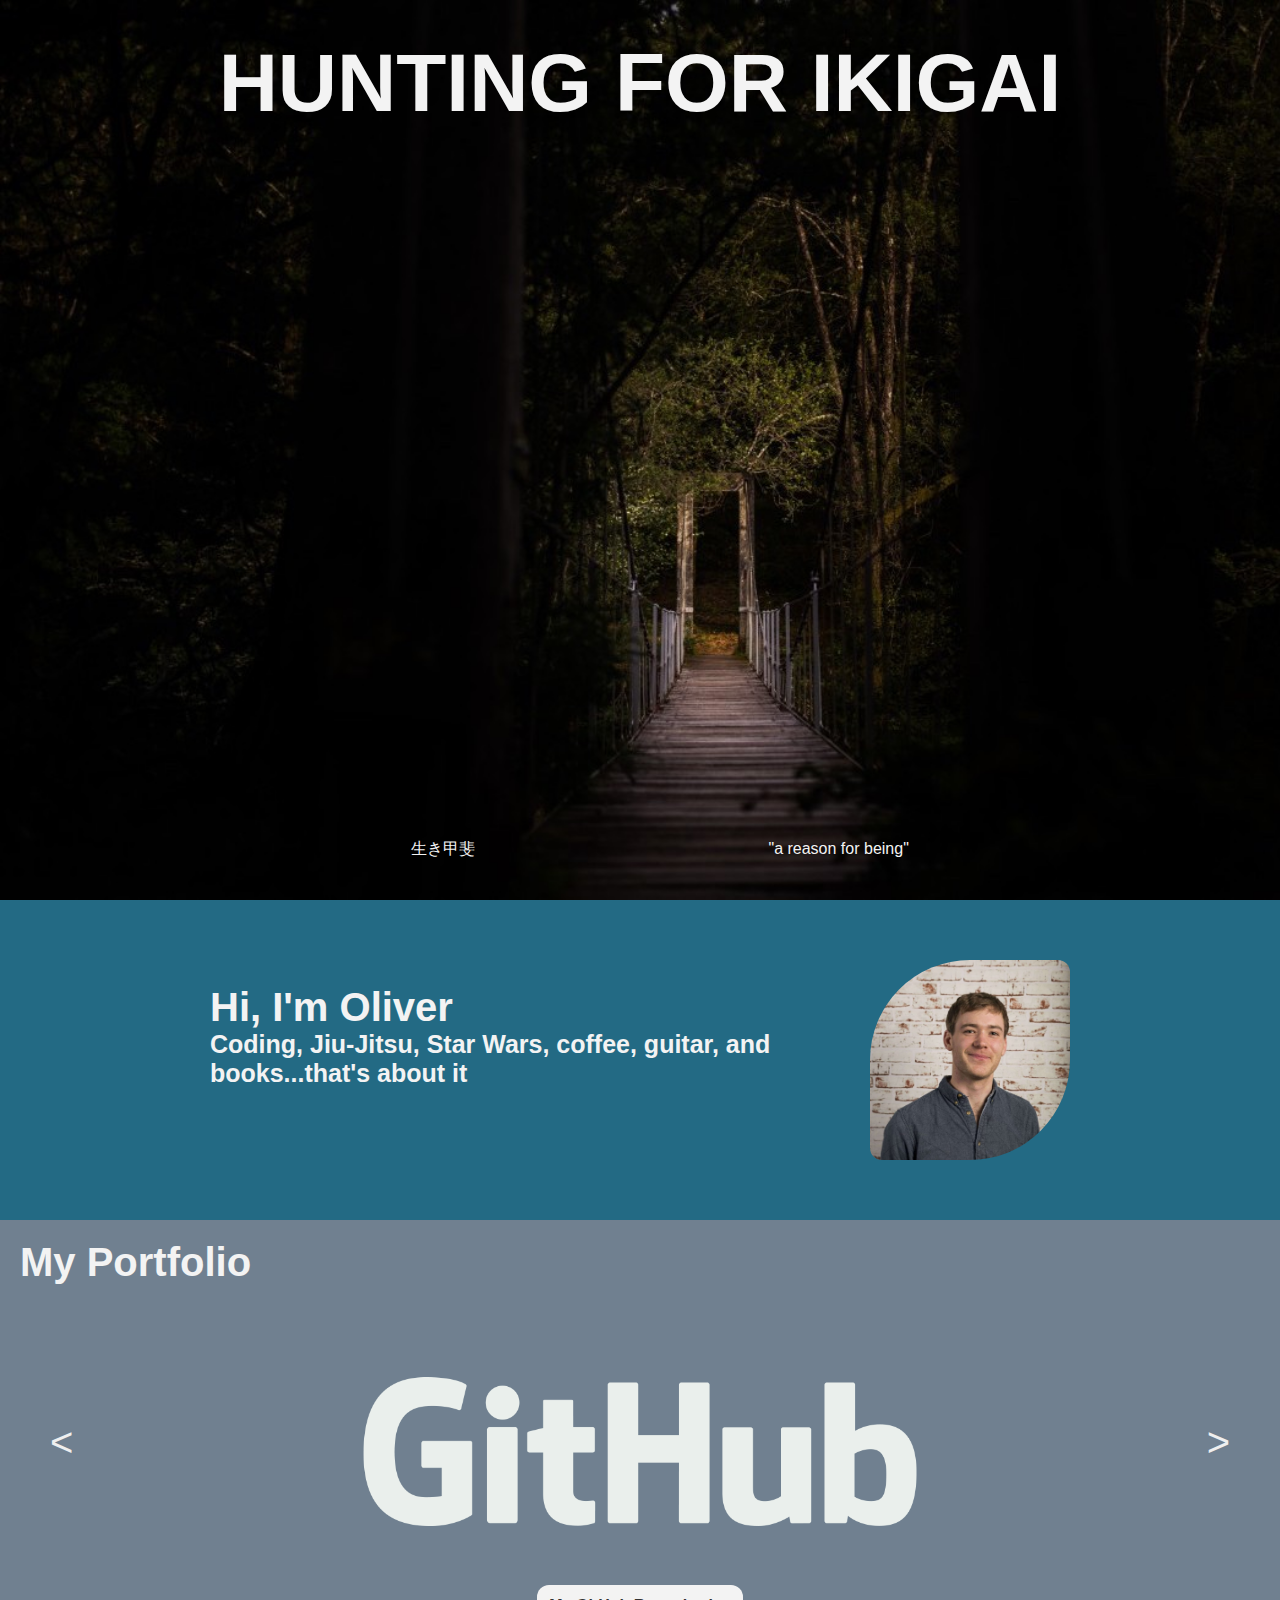
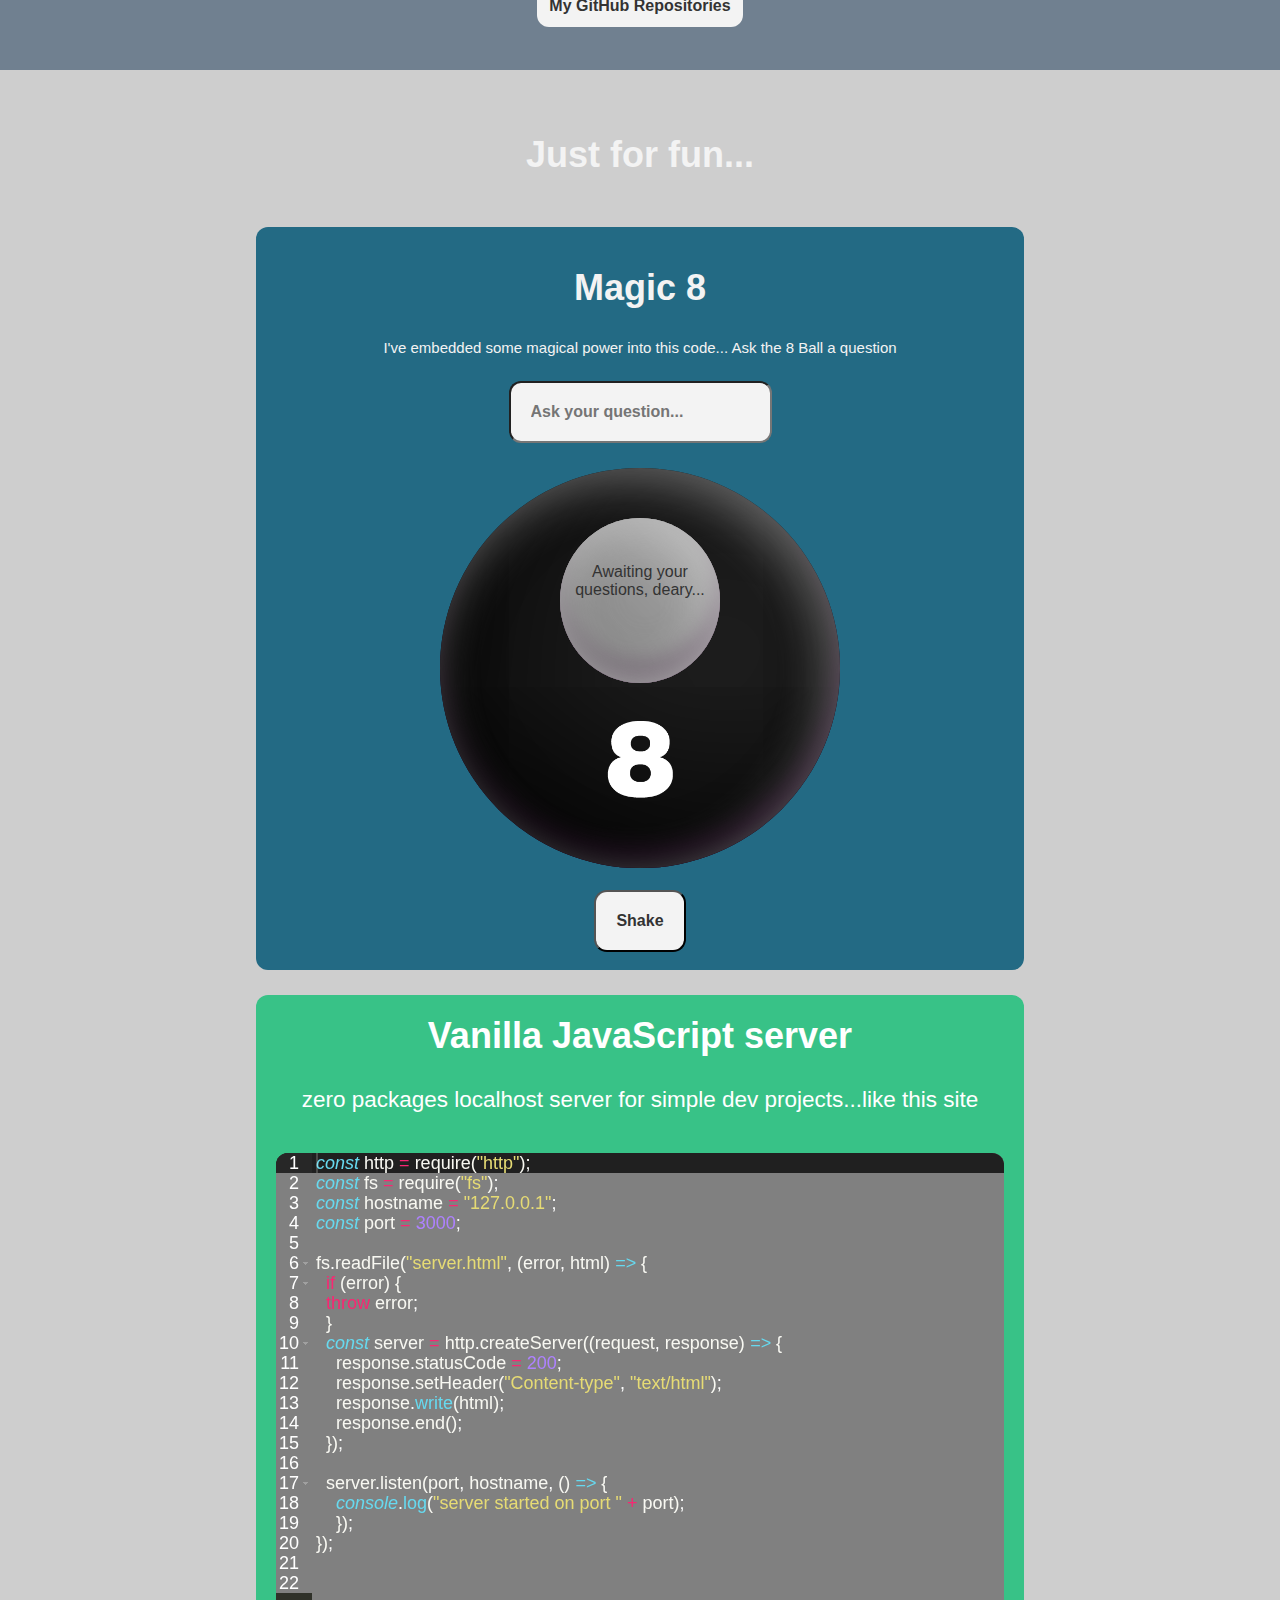
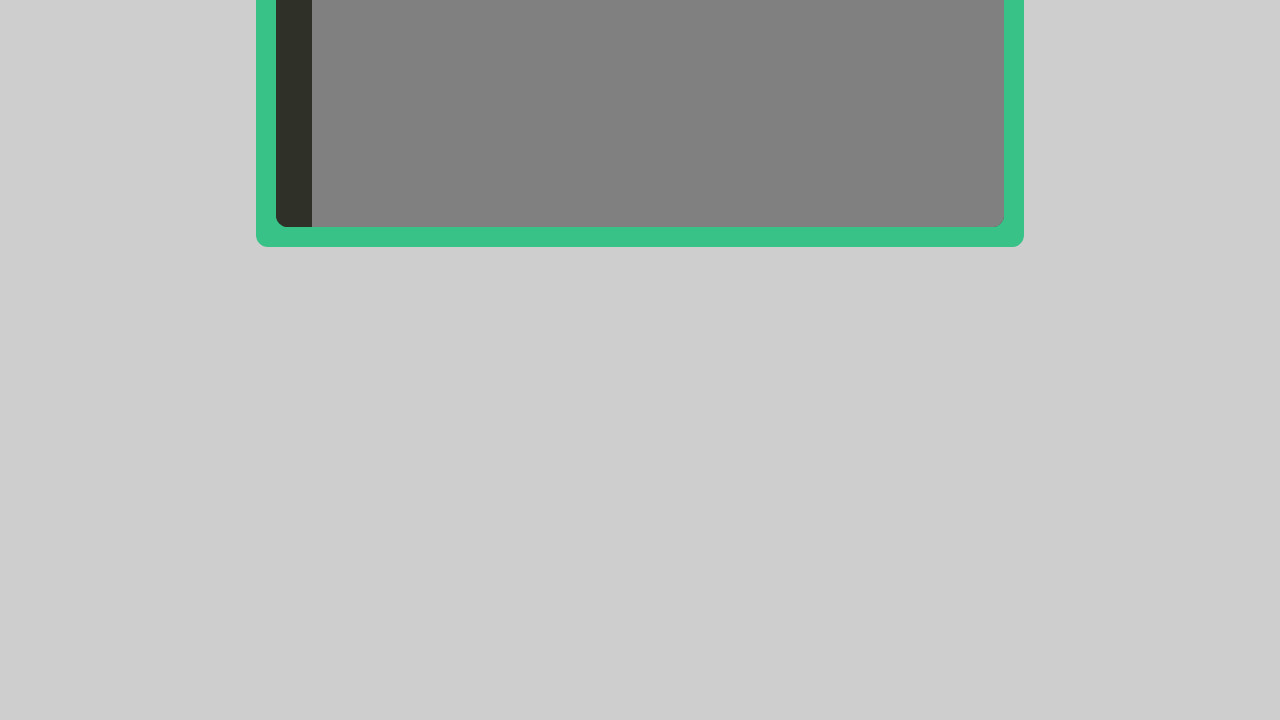
<file: index.html>
<!DOCTYPE html>
<!--This is the first webpage I've ever created-->
<html>

<head>
    <title>Oliver Smith | Hunting for Ikigai</title>
    <link href="/ikigai.css" type="text/css" rel="stylesheet">
    <meta name="viewport" content="width=device-width, initial-scale=1.0, maximum-scale=1.0" />
    <link rel="icon" href="https://dumielauxepices.net/sites/default/files/hand-emoji-clipart-single-hand-632544-492960.png">
</head>
<!-- Body starts here-->

<body>

    <!-- INTRODUCTION-->
    <div class="introduction" class="top">
        <br></br>
        <h1 class="uppercase page-title" id="page-title">Hunting for Ikigai</h1>
        <br></br>
        <br></br>
        <br></br>
        <a href='https://en.wikipedia.org/wiki/Ikigai' class='desktop-view-ikigai-link' target="_blank">生き甲斐 &nbsp;&nbsp;&nbsp;&nbsp;&nbsp;&nbsp;&nbsp;&nbsp;&nbsp;&nbsp;&nbsp;&nbsp;&nbsp;&nbsp;&nbsp;&nbsp;&nbsp; &nbsp;&nbsp;&nbsp;&nbsp;&nbsp;&nbsp;&nbsp;&nbsp;&nbsp;&nbsp;&nbsp;&nbsp;&nbsp;&nbsp;&nbsp;&nbsp;&nbsp;&nbsp;
            &nbsp;&nbsp;&nbsp;&nbsp;&nbsp;&nbsp;&nbsp;&nbsp;&nbsp;&nbsp;&nbsp;&nbsp;&nbsp;&nbsp;&nbsp;&nbsp;&nbsp;&nbsp;
            &nbsp;&nbsp;&nbsp;&nbsp;&nbsp;&nbsp;&nbsp;&nbsp;&nbsp;"a reason for being"</a>
        <a href='https://en.wikipedia.org/wiki/Ikigai' class='mobile-view-ikigai-link' target="_blank">生き甲斐 </a>
    </div>

    <!-- ABOUT ME-->
    <div class=aboutme-flexbox>

        <div class='aboutme-text'>
            <h1>Hi, I'm Oliver</h1>
            <h2>Coding, Jiu-Jitsu, Star Wars, coffee, guitar, and books...that's about it</h2>
        </div>
        <div>
            <img class='oliver-img' src="./images/oliver.jpg" />
        </div>
    </div>

    <!-- PORTFOLIO-->
    <div class="portfolio-flexbox" id="body">
        <h1 class="portfolio-header">My Portfolio</h1>
            <!-- SLIDE 1 github -->
            <div id="slide-a" class="carousel-slide slide-1 slide-order-1">
              <img class="portfolio-image" src="./images/github-logo.png" />
      
              <a
                class="button"
                href="https://github.com/OlivanderSmith/huntingforikigai"
                target="_blank"
                >My GitHub Repositories</a
              >
            </div>
      
            <!-- SLIDE 2 codewars -->
            <div id="slide-b" class="carousel-slide slide-2 slide-order-2">
              <img class="portfolio-image" src="./images/codewars.png" />
      
              <a
                class="button"
                href="https://www.codewars.com/users/OlivanderSmith"
                target="_blank"
                >My CodeWars Profile</a
              >
            </div>
      
            <!-- SLIDE 3 freecodecamp -->
            <div id="slide-c" class="carousel-slide slide-3 slide-order-3">
              <img class="portfolio-image" src="./images/freecodecamp_logo.svg" />
      
              <a
                class="button"
                href="https://www.freecodecamp.org/fcc960ac735-6517-4a61-be12-fafcf60ffa21"
                target="_blank"
                >My FCC profile</a
              >
            </div>
      
            <!-- SLIDE 4 codepen -->
            <div id="slide-d" class="carousel-slide slide-4 slide-order-4">
              <img class="portfolio-image" src="./images/codepenLOGO.png" />
      
              <a
                class="button"
                href="https://codepen.io/olivandersmith/pen/PxVOmW"
                target="_blank"
                >My Carousel on CodePen</a
              >
            </div>
      
            <!-- ARROWS -->
            <div class="arrow arrow-left" onclick="leftArrow()"><</div>
            <div class="arrow arrow-right" onclick="rightArrow()">></div>
      
</div>

    <!--JUST FOR FUN-->


    <div class='jff'>
        <h1 class='jff-header'> Just for fun...</h1>
        <div class='magic8' class='flex-container'> 
            <h2 class="magic8-header"> Magic 8</h2>
            <p class="magic8-P">I've embedded some magical power into this code... Ask the 8 Ball a question</p>
            <input id='magic8-input' class='magic8-input' type="text" name="magic8-question" placeholder="Ask your question...">
            <div class='magic8-answer'>
                <div class="ewin"></div>
                <p id='8BallOutput'>Awaiting your questions, deary...</p>
                <img class='white8' src="./images/white8.png" alt="My magic 8">
            </div>
            <button class='shake-button' onclick="magic8()">Shake</button>
        </div>
        <div class="vanillaJS-server">
            <h2 class="server-header">Vanilla JavaScript server</h2>
            <p class="server-p">zero packages localhost server for simple dev projects...like this site </p>
            <div scroll="no" id="editor">const http = require("http");
const fs = require("fs");
const hostname = "127.0.0.1";
const port = 3000;

fs.readFile("server.html", (error, html) => {
  if (error) {
  throw error;
  }
  const server = http.createServer((request, response) => {
    response.statusCode = 200;
    response.setHeader("Content-type", "text/html");
    response.write(html);
    response.end();
  });

  server.listen(port, hostname, () => {
    console.log("server started on port " + port);
    });
});

</div>
        </div>
    </div>
    <!--SCRIPTS-->
    <script src='/magic8.js' type='text/javascript' /></script>
    <script src="/portfolioCarousel.js" type='text/javascript'></script>
    <script src="/ace-builds/src-noconflict/ace.js" type="text/javascript" charset="utf-8"></script>
    <script>  var editor = ace.edit("editor"); editor.setTheme("ace/theme/monokai"); editor.session.setMode("ace/mode/javascript");
</script>
</body>

</html>
</file>
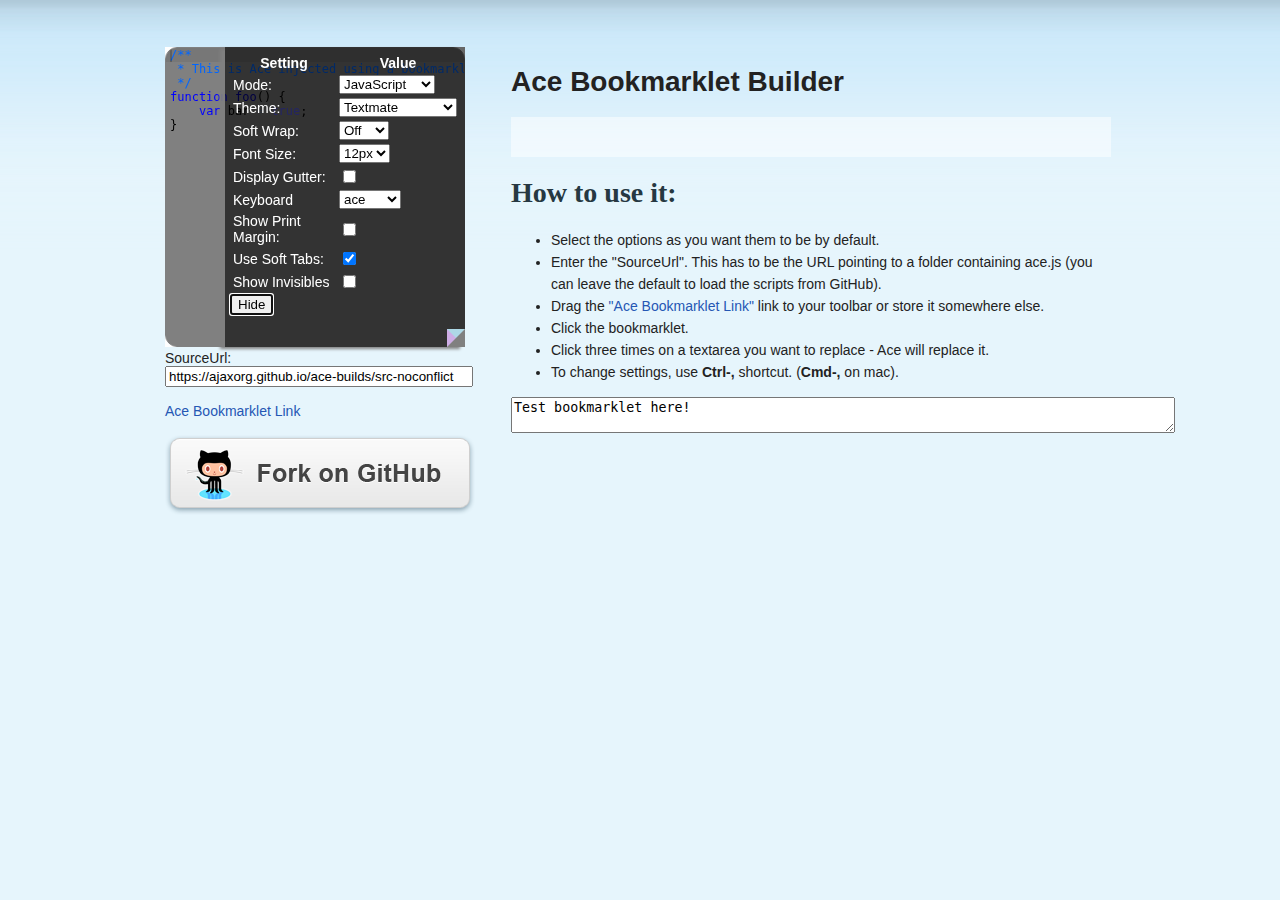
<file: ace-builds/demo/bookmarklet/index.html>
<!DOCTYPE html>
<html lang="en">
<head>
  <meta charset="UTF-8">
  <meta http-equiv="X-UA-Compatible" content="IE=edge,chrome=1">
  <link href="style.css" rel="stylesheet" type="text/css">
  <title>Ace Bookmarklet Builder</title>
</head>
<body>

<div id="wrapper">

<div class="content" style="width: 950px">
    <div class="column1" style="margin-top: 47px">
        <textarea id="textarea" style="width:300px; height:300px">
/**
 * This is Ace injected using a bookmarklet.
 */
function foo() {
    var bar = true;
}</textarea><br>
        SourceUrl: <br>
        <input id="srcURL" style="width:300px" value="https://ajaxorg.github.io/ace-builds/src-noconflict"></input><br>
        <br>
        <a href="#" onmouseover="buildBookmarklet()" onmousedown="buildBookmarklet()" class="bookmarkletLink">Ace Bookmarklet Link</a>
        <br>
        <br>
        <a href="https://github.com/ajaxorg/ace/">
            <div class="fork_on_github"></div>
        </a>
    </div>
    <div class="column2">
        <h1>Ace Bookmarklet Builder</h1>

        <p id="first">
        </p>

        <h2>How to use it:</h2>
        <ul>
            <li>Select the options as you want them to be by default.</li>
            <li>Enter the "SourceUrl". This has to be the URL pointing to a folder containing ace.js (you can leave the default to load the scripts from GitHub).</li>
            <li>Drag the <a href="#" onmouseover="buildBookmarklet()" onmousedown="buildBookmarklet()" class="bookmarkletLink">"Ace Bookmarklet Link"</a> link to your toolbar or store it somewhere else.</li>
            <li>Click the bookmarklet.</li>
            <li>Click three times on a textarea you want to replace - Ace will replace it.</li>
            <li>To change settings, use <strong>Ctrl-,</strong> shortcut. (<strong>Cmd-,</strong> on mac).</li>
        </ul>
        <textarea cols="80">Test bookmarklet here!</textarea>
    </div>
</div>
</div>

<script>

function inject(options, callback) {
    var load = function(path, callback) {
        var head = document.getElementsByTagName('head')[0];
        var s = document.createElement('script');

        s.src = options.baseUrl + "/" + path;
        head.appendChild(s);

        s.onload = s.onreadystatechange = function(_, isAbort) {
            if (isAbort || !s.readyState || s.readyState == "loaded" || s.readyState == "complete") {
                s = s.onload = s.onreadystatechange = null;
                if (!isAbort)
                    callback();
            }
        };
    };
    var pending = [];
    var transform = function(el) { pending.push(el) };
    load("ace.js", function() {
        ace.config.loadModule("ace/ext/textarea", function(m) {
            transform = function(el) { 
                if (!el.ace)
                    el.ace = m.transformTextarea(el, options.ace);
            };
            pending = pending.forEach(transform);
            callback && setTimeout(callback);
        });
    });
    if (options.target)
        return transform(options.target);
    window.addEventListener("click", function(e) {
        if (e.detail == 3 && e.target.localName == "textarea")
            transform(e.target);
    });
}

// Call the inject function to load the ace files.
var textAce;
inject({
    baseUrl: "../../src-noconflict",
    target: document.querySelector("textarea")
}, function () {
    // Transform the textarea on the page into an ace editor.
    textAce = document.querySelector("textarea").ace;
    textAce.setDisplaySettings(true);
    buildBookmarklet();
});


function buildBookmarklet() {
    var injectSrc = inject.toString().split("\n").join("");
    injectSrc = injectSrc.replace(/\s+/g, " ");
    Function("", injectSrc); // check if injectSrc is still valid js
    
    var options = textAce.getOptions();
    options.baseUrl = document.getElementById("srcURL").value;

    var els = document.querySelectorAll(".bookmarkletLink");
    for (var i = 0; i < els.length; i++)
        els[i].href = "javascript:(" + injectSrc + ")(" + JSON.stringify(options) + ")";
}


</script>

</body>
</html>
</file>
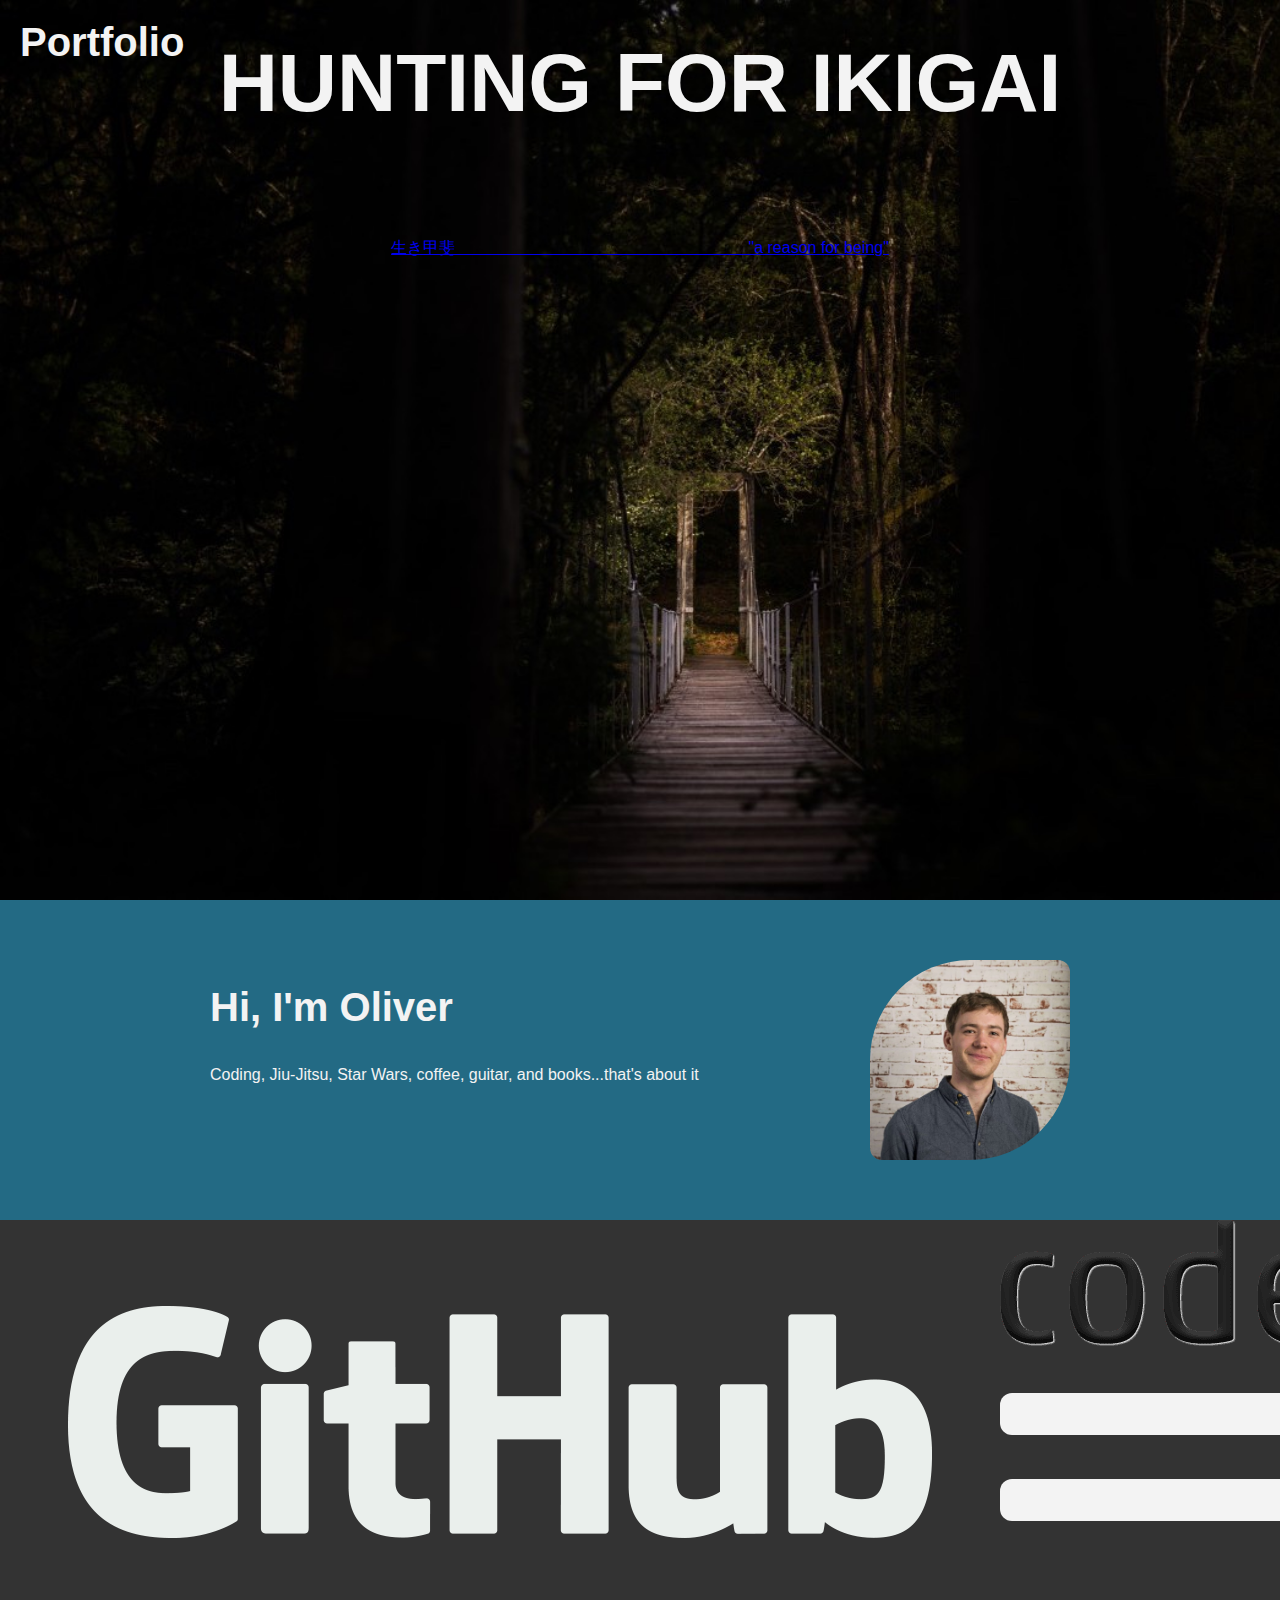
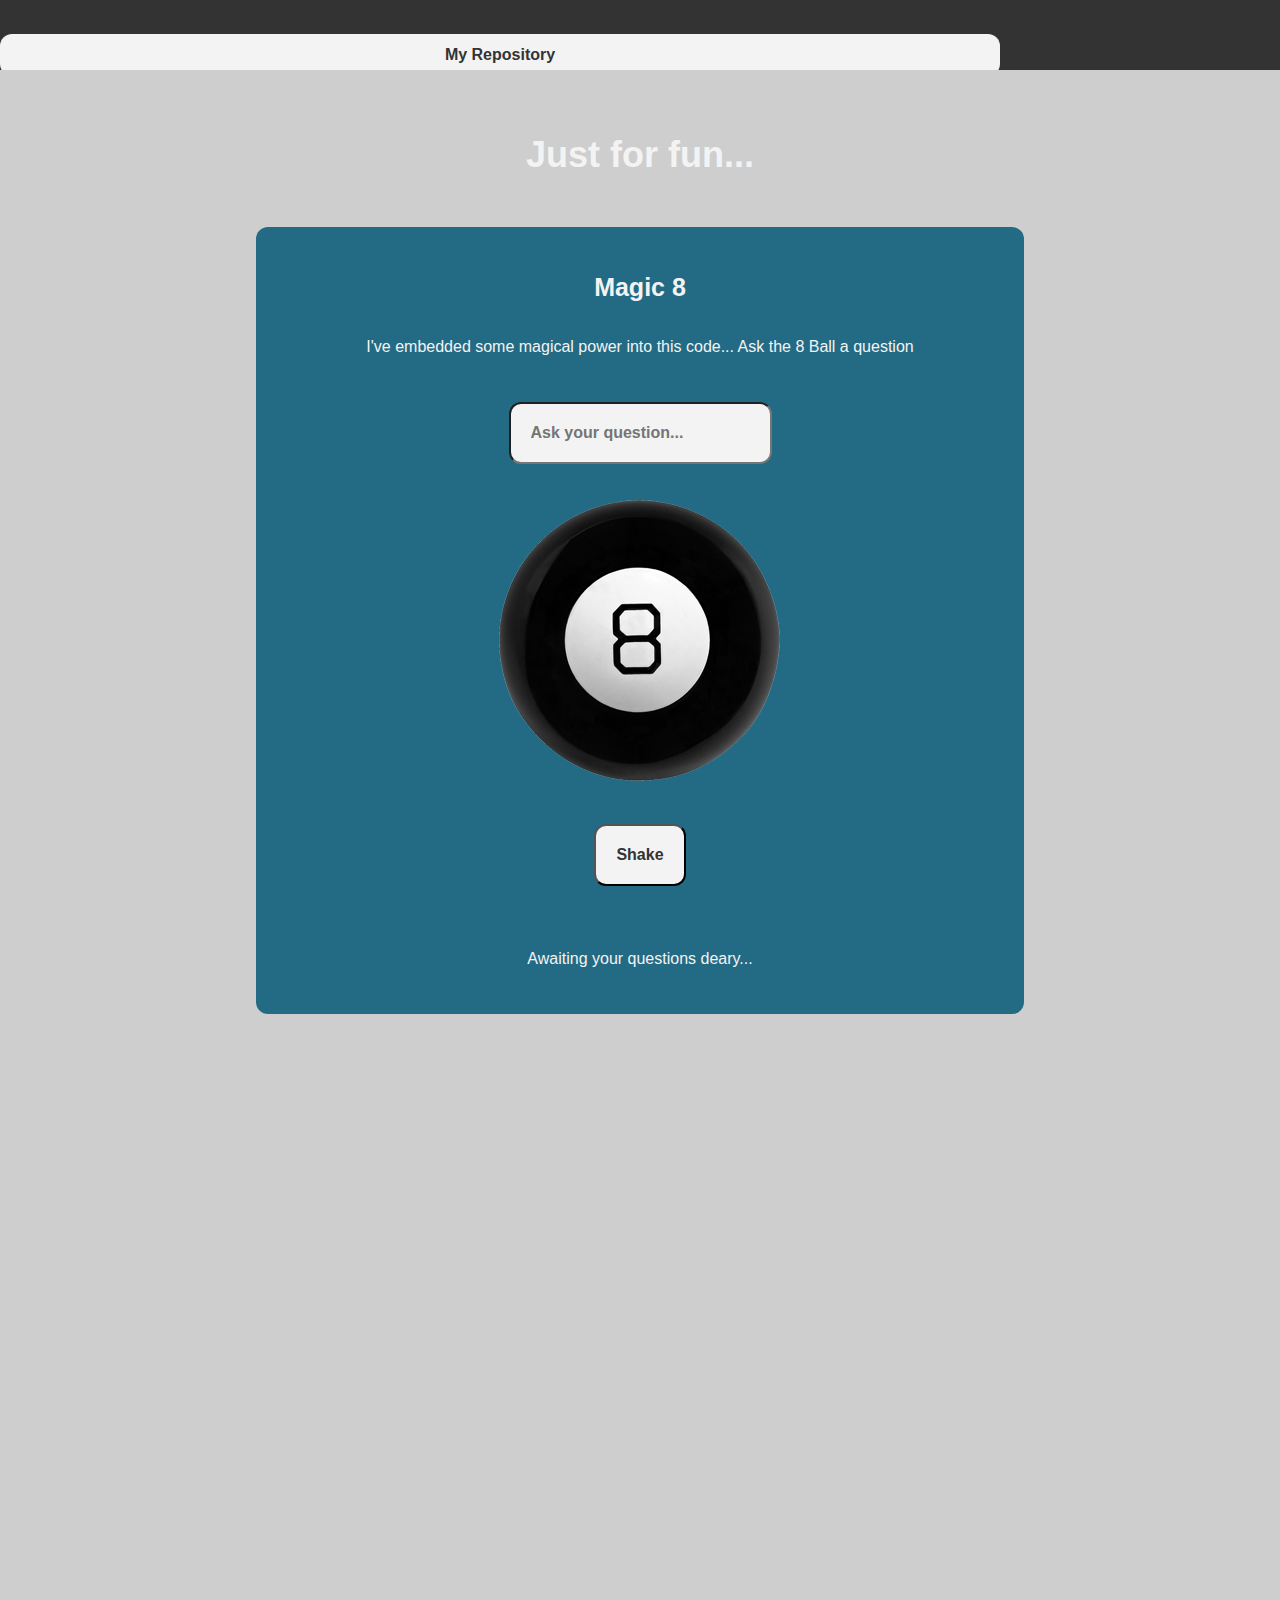
<file: Ikigai.html>
<!DOCTYPE html>
<!--This is the first webpage I've ever created-->
<html>

<head>
    <title>Oliver Smith | Hunting for Ikigai</title>
    <link href="./ikigai.css" type="text/css" rel="stylesheet">
    <script src='./magic8.js' type='text/javascript' /></script>
    <link rel="icon" href="https://dumielauxepices.net/sites/default/files/hand-emoji-clipart-single-hand-632544-492960.png">
</head>
<!-- Body starts here-->

<body>

    <!-- INTRODUCTION-->
    <div class="introduction" class="top">
        <br></br>
        <h1 class="uppercase page-title">Hunting for Ikigai</h1>
        <br></br>
        <br></br>
        <br></br>
        <a href='https://en.wikipedia.org/wiki/Ikigai' target="_blank">生き甲斐 &nbsp;&nbsp;&nbsp;&nbsp;&nbsp;&nbsp;&nbsp;&nbsp;&nbsp;&nbsp;&nbsp;&nbsp;&nbsp;&nbsp;&nbsp;&nbsp;&nbsp; &nbsp;&nbsp;&nbsp;&nbsp;&nbsp;&nbsp;&nbsp;&nbsp;&nbsp;&nbsp;&nbsp;&nbsp;&nbsp;&nbsp;&nbsp;&nbsp;&nbsp;&nbsp;
            &nbsp;&nbsp;&nbsp;&nbsp;&nbsp;&nbsp;&nbsp;&nbsp;&nbsp;&nbsp;&nbsp;&nbsp;&nbsp;&nbsp;&nbsp;&nbsp;&nbsp;&nbsp;
            &nbsp;&nbsp;&nbsp;&nbsp;&nbsp;&nbsp;&nbsp;&nbsp;&nbsp;"a reason for being"</a>
    </div>

    <!-- ABOUT ME-->
    <div class=aboutme-flexbox>

        <div class='aboutme-text'>
            <h1>Hi, I'm Oliver</h1>
            <br></br>
            <p>Coding, Jiu-Jitsu, Star Wars, coffee, guitar, and books...that's about it</p>
        </div>
        <div>
            <img class='oliver-img' src="./images/oliver.jpg" />
        </div>
    </div>

    <!-- PORTFOLIO-->
    <div class=portfolio>
        <div class='portfolio-header'>
            <h1>Portfolio</h1>
        </div>

        <div class=portfolio-flexbox>

            <div class='github-div'>
                <img class='portfolio-image' src="./images/github-logo.png" />

                <a class=button href="https://github.com/OlivanderSmith/huntingforikigai" target="_blank">My Repository</a>
            </div>

            <div class='codewars-div'>
                <img class='portfolio-image' src="./images/codewars.png" />

                <br></br>
                <a class=button href="https://www.codewars.com/users/OlivanderSmith" target="_blank">My Profile</a>

                <a class=button href="https://www.codewars.com/kata/5b71b8678adeae2fb0000103" target="_blank">My Kata</a>
            </div>

            <div class='fcc-div'>
                <img class='portfolio-image' src="./images/fcc-logo.png" />
                <br></br>
                <a class=button href="https://www.freecodecamp.org/fcc960ac735-6517-4a61-be12-fafcf60ffa21" target="_blank">My FCC profile</a>
            </div>



        </div>
    </div>

    <!--JUST FOR FUN-->
    <div class='jff'>

        <h1 class='jff-header'> Just for fun...</h1>

        <div class='magic8' class='flex-container'>
            <br></br>
            <h2> Magic 8</h2>
            <br></br>
            <p>I've embedded some magical power into this code... Ask the 8 Ball a question</p>
            <br></br>

            <input class='magic8-input' type="text" name="magic8-question" placeholder="Ask your question...">
            <br></br>
            <img class="8ball-image" src="./images/8.png" alt="My magic 8 Ball">
            <br></br>
            <button class='magic8-input' onclick="magic8()">Shake</button>
            <br></br>
            <br></br>
            <p id='magic8-answer'>Awaiting your questions deary...</p>
            <br></br>
        </div>
        <br></br>
        <br></br>

    </div>
</body>

</html>
</file>
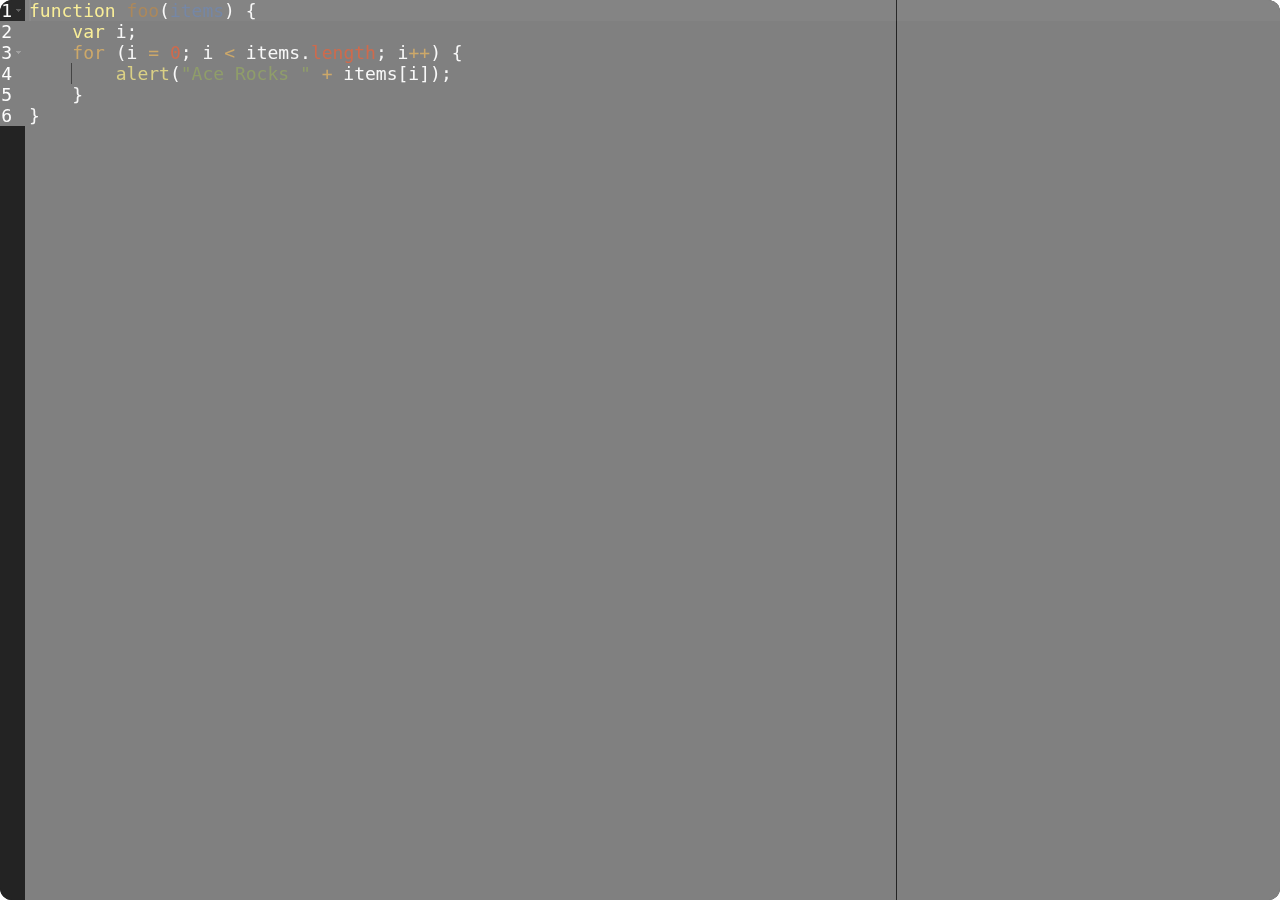
<file: ace-builds/editor.html>
<!DOCTYPE html>
<html lang="en">
<head>
  <meta charset="UTF-8">
  <meta http-equiv="X-UA-Compatible" content="IE=edge,chrome=1">
  <title>Editor</title>
  <style type="text/css" media="screen">
    body {
        overflow: hidden;
    }

    #editor {
        margin: 0;
        position: absolute;
        top: 0;
        bottom: 0;
        left: 0;
        right: 0;
    }
  </style>
</head>
<body>

<pre id="editor">function foo(items) {
    var i;
    for (i = 0; i &lt; items.length; i++) {
        alert("Ace Rocks " + items[i]);
    }
}</pre>

<script src="src-noconflict/ace.js" type="text/javascript" charset="utf-8"></script>
<script>
    var editor = ace.edit("editor");
    editor.setTheme("ace/theme/twilight");
    editor.session.setMode("ace/mode/javascript");
</script>

</body>
</html>
</file>
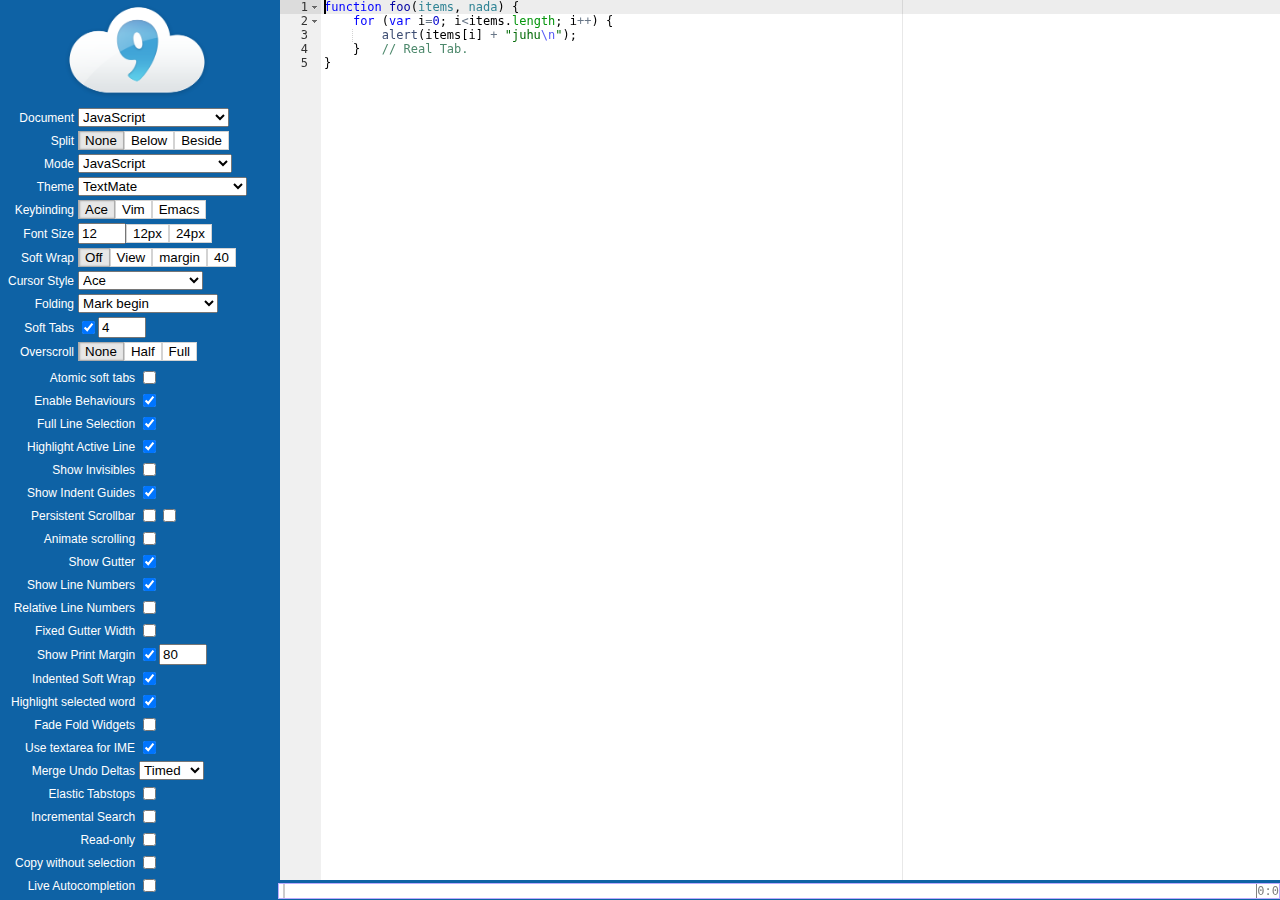
<file: ace-builds/kitchen-sink.html>
<!DOCTYPE html>

<html lang="en">
<head>
    <meta http-equiv="Content-Type" content="text/html; charset=utf-8">
    <title>Ace Kitchen Sink</title>
    <meta name="author" content="Fabian Jakobs">
    <!--
    Ace
      version 1.4.2
      commit  
    -->

    <link rel="stylesheet" href="demo/kitchen-sink/styles.css" type="text/css" media="screen" charset="utf-8">
    
    <script async="true" src="https://use.edgefonts.net/source-code-pro.js"></script>
    

    <link href="./doc/site/images/favicon.ico" rel="icon" type="image/x-icon">
</head>
<body>
<div  style="position:absolute;height:100%;width:260px">
  <a href="https://c9.io" title="Cloud9 IDE | Your code anywhere, anytime">
    <img id="c9-logo" src="demo/kitchen-sink/logo.png" style="width: 172px;margin: -9px 30px -12px 51px;">
  </a>
  <div style="position: absolute; overflow: hidden; top:100px; bottom:0">
  <div id="optionsPanel" style="width: 120%; height:100%; overflow-y: scroll">

  
  <a href="https://ace.c9.io">
    <img id="ace-logo" src="demo/kitchen-sink/ace-logo.png" style="width: 134px;margin: 46px 0px 4px 66px;">
  </a>

  </div>
  </div>
</div>
  <div id="editor-container"></div>




  <script src="src/ace.js" data-ace-base="src" type="text/javascript" charset="utf-8"></script>
  <script src="src/keybinding-vim.js"></script>
  <script src="src/keybinding-emacs.js"></script>
  <script src="demo/kitchen-sink/demo.js"></script>
  <script type="text/javascript" charset="utf-8">
    require("kitchen-sink/demo");
  </script>
    

</body>
</html>
</file>
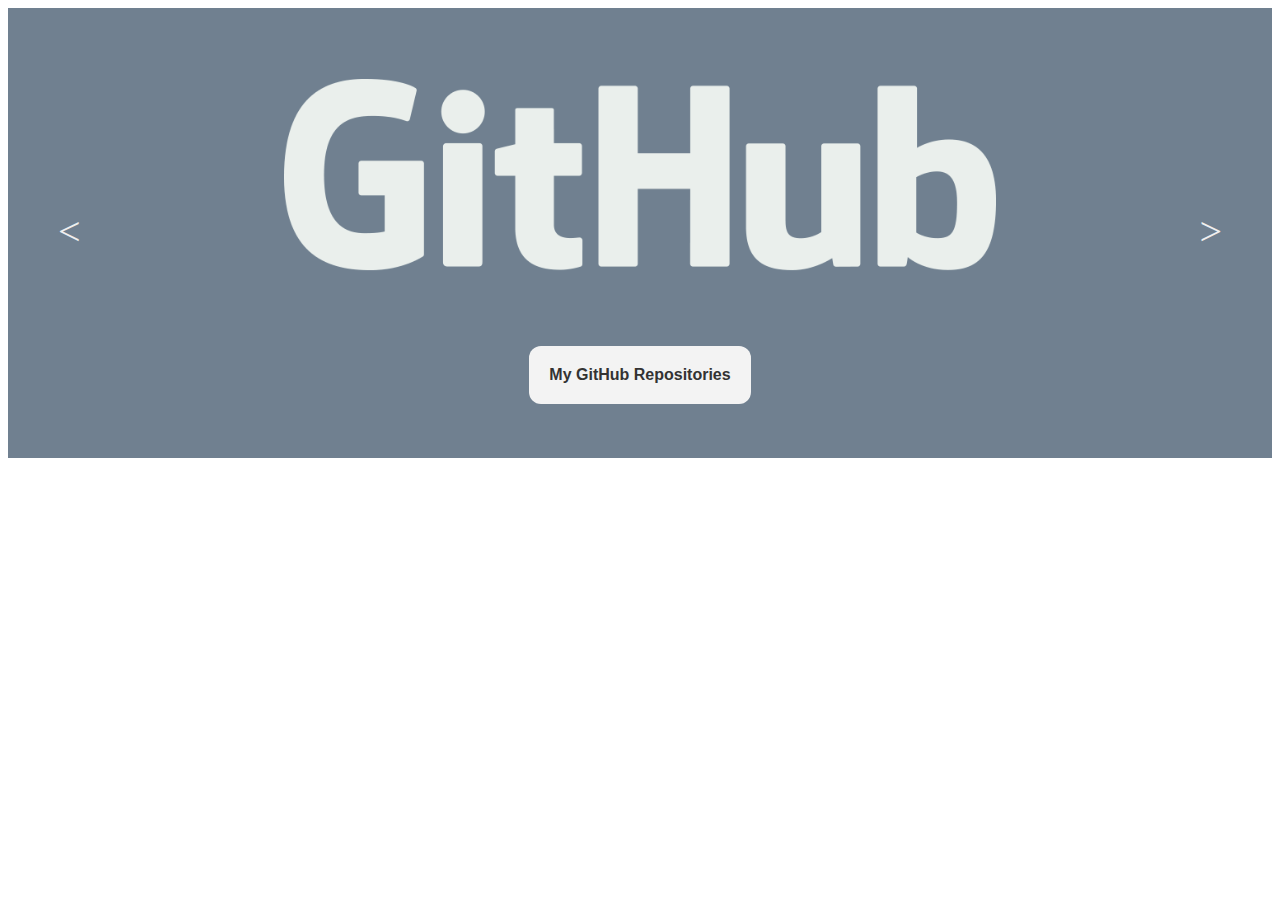
<file: Portfolio carousel/portfolioCarousel.html>
<!DOCTYPE html>
<html lang="en">
  <head>
    <link rel="stylesheet" href="portfolioCarousel.css" />
    <style></style>

    <title>FAC Slider for Pre Reqs</title>
  </head>

  <body>
    <div class="portfolio-flexbox" id="body">
      <!-- SLIDE 1 github -->
      <div id="slide-a" class="carousel-slide slide-1 slide-order-1">
        <img class="portfolio-image" src="./images/github-logo.png" />

        <a
          class="button"
          href="https://github.com/OlivanderSmith/huntingforikigai"
          target="_blank"
          >My GitHub Repositories</a
        >
      </div>

      <!-- SLIDE 2 codewars -->
      <div id="slide-b" class="carousel-slide slide-2 slide-order-2">
        <img class="portfolio-image" src="./images/codewars.png" />

        <a
          class="button"
          href="https://www.codewars.com/users/OlivanderSmith"
          target="_blank"
          >My CodeWars Profile</a
        >
      </div>

      <!-- SLIDE 3 freecodecamp -->
      <div id="slide-c" class="carousel-slide slide-3 slide-order-3">
        <img class="portfolio-image" src="./images/freecodecamp_logo.svg" />

        <a
          class="button"
          href="https://www.freecodecamp.org/fcc960ac735-6517-4a61-be12-fafcf60ffa21"
          target="_blank"
          >My FCC profile</a
        >
      </div>

      <!-- SLIDE 4 codepen -->
      <div id="slide-d" class="carousel-slide slide-4 slide-order-4">
        <img class="portfolio-image" src="./images/codepenLOGO.png" />

        <a
          class="button"
          href="https://codepen.io/olivandersmith/pen/PxVOmW"
          target="_blank"
          >My Carousel on CodePen</a
        >
      </div>

      <!-- ARROWS -->
      <a class="arrow arrow-left" onclick="leftArrow()"><</a>
      <a class="arrow arrow-right" onclick="rightArrow()">></a>

      <!-- SCRIPTS -->
      <script src="portfolioCarousel.js"></script>
    </div>
  </body>
</html>
</file>
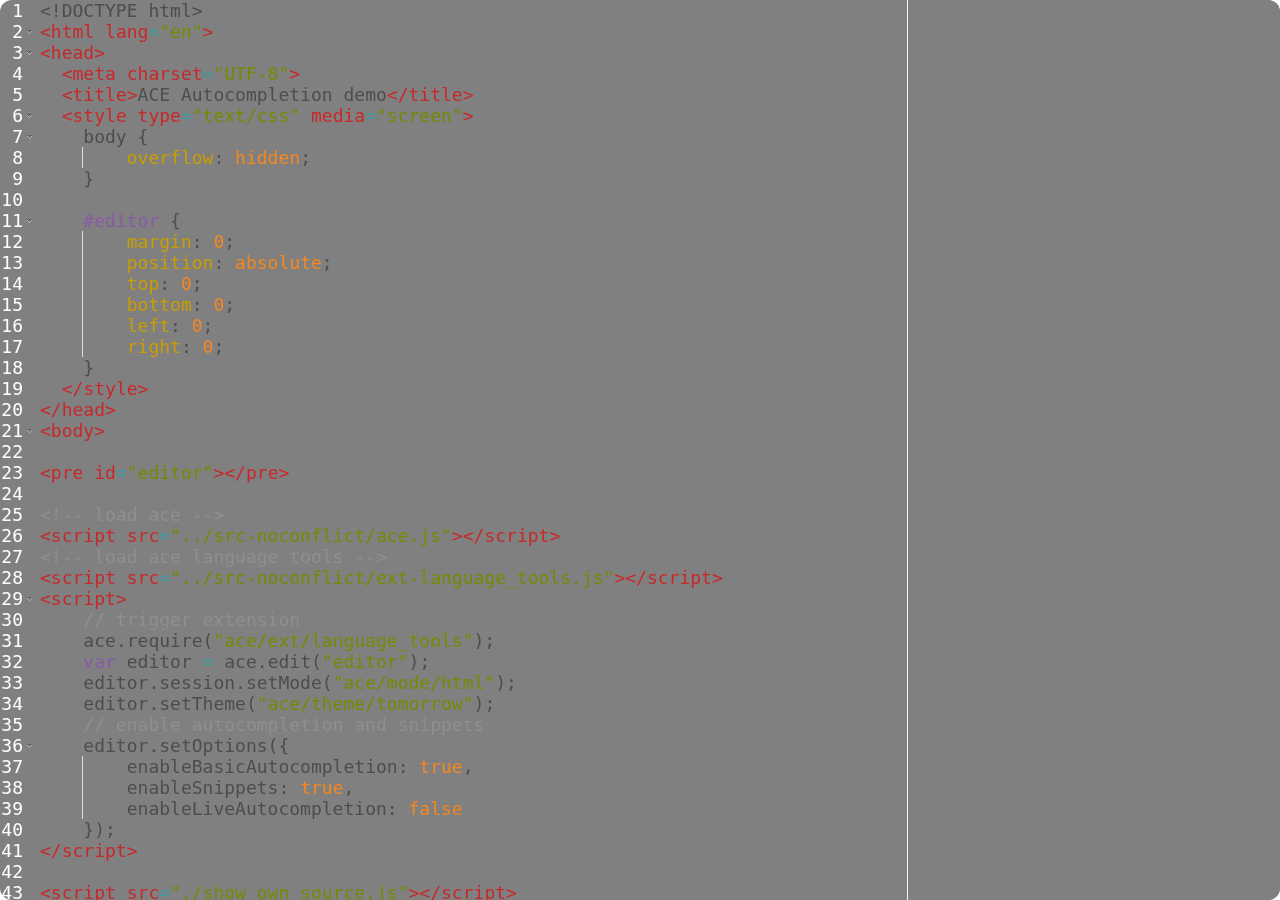
<file: ace-builds/demo/autocompletion.html>
<!DOCTYPE html>
<html lang="en">
<head>
  <meta charset="UTF-8">
  <title>ACE Autocompletion demo</title>
  <style type="text/css" media="screen">
    body {
        overflow: hidden;
    }
    
    #editor { 
        margin: 0;
        position: absolute;
        top: 0;
        bottom: 0;
        left: 0;
        right: 0;
    }
  </style>
</head>
<body>

<pre id="editor"></pre>

<!-- load ace -->
<script src="../src-noconflict/ace.js"></script>
<!-- load ace language tools -->
<script src="../src-noconflict/ext-language_tools.js"></script>
<script>
    // trigger extension
    ace.require("ace/ext/language_tools");
    var editor = ace.edit("editor");
    editor.session.setMode("ace/mode/html");
    editor.setTheme("ace/theme/tomorrow");
    // enable autocompletion and snippets
    editor.setOptions({
        enableBasicAutocompletion: true,
        enableSnippets: true,
        enableLiveAutocompletion: false
    });
</script>

<script src="./show_own_source.js"></script>
</body>
</html>
</file>
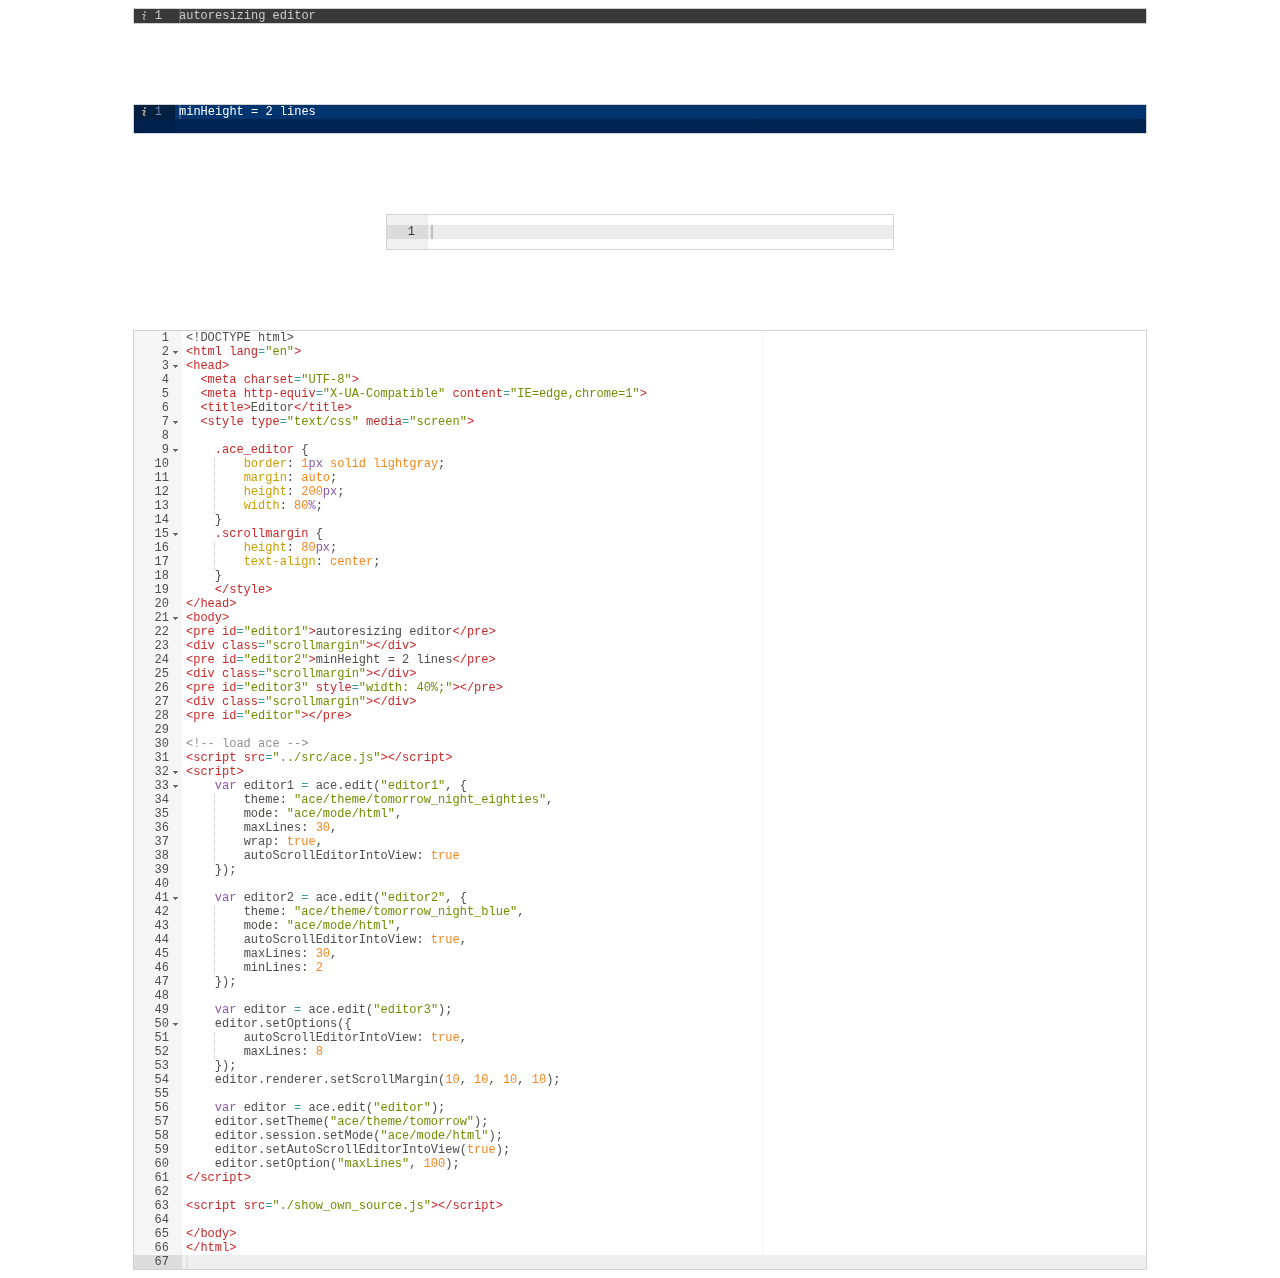
<file: ace-builds/demo/autoresize.html>
<!DOCTYPE html>
<html lang="en">
<head>
  <meta charset="UTF-8">
  <meta http-equiv="X-UA-Compatible" content="IE=edge,chrome=1">
  <title>Editor</title>
  <style type="text/css" media="screen">

	.ace_editor {
		border: 1px solid lightgray;
		margin: auto;
		height: 200px;
		width: 80%;
	}
	.scrollmargin {
		height: 80px;
        text-align: center;
	}
    </style>
</head>
<body>
<pre id="editor1">autoresizing editor</pre>
<div class="scrollmargin"></div>
<pre id="editor2">minHeight = 2 lines</pre>
<div class="scrollmargin"></div>
<pre id="editor3" style="width: 40%;"></pre>
<div class="scrollmargin"></div>
<pre id="editor"></pre>

<!-- load ace -->
<script src="../src/ace.js"></script>
<script>
    var editor1 = ace.edit("editor1", {
        theme: "ace/theme/tomorrow_night_eighties",
        mode: "ace/mode/html",
        maxLines: 30,
        wrap: true,
        autoScrollEditorIntoView: true
    });

    var editor2 = ace.edit("editor2", {
        theme: "ace/theme/tomorrow_night_blue",
        mode: "ace/mode/html",
        autoScrollEditorIntoView: true,
        maxLines: 30,
        minLines: 2
    });

    var editor = ace.edit("editor3");
    editor.setOptions({
        autoScrollEditorIntoView: true,
        maxLines: 8
    });
    editor.renderer.setScrollMargin(10, 10, 10, 10);
    
    var editor = ace.edit("editor");
    editor.setTheme("ace/theme/tomorrow");
    editor.session.setMode("ace/mode/html");
    editor.setAutoScrollEditorIntoView(true);
    editor.setOption("maxLines", 100);
</script>

<script src="./show_own_source.js"></script>

</body>
</html>
</file>
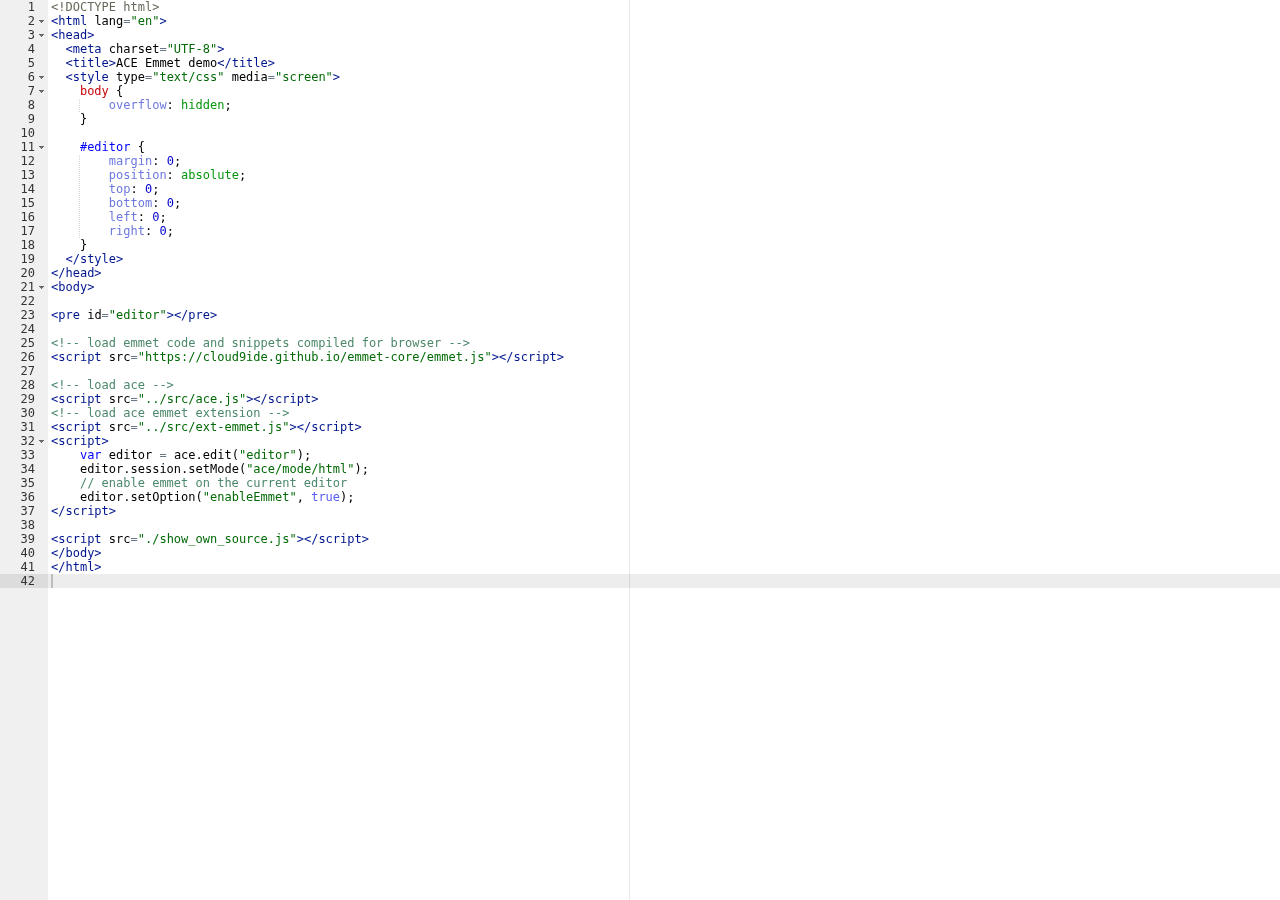
<file: ace-builds/demo/emmet.html>
<!DOCTYPE html>
<html lang="en">
<head>
  <meta charset="UTF-8">
  <title>ACE Emmet demo</title>
  <style type="text/css" media="screen">
    body {
        overflow: hidden;
    }
    
    #editor { 
        margin: 0;
        position: absolute;
        top: 0;
        bottom: 0;
        left: 0;
        right: 0;
    }
  </style>
</head>
<body>

<pre id="editor"></pre>

<!-- load emmet code and snippets compiled for browser -->
<script src="https://cloud9ide.github.io/emmet-core/emmet.js"></script>

<!-- load ace -->
<script src="../src/ace.js"></script>
<!-- load ace emmet extension -->
<script src="../src/ext-emmet.js"></script>
<script>
    var editor = ace.edit("editor");
    editor.session.setMode("ace/mode/html");
    // enable emmet on the current editor
    editor.setOption("enableEmmet", true);
</script>

<script src="./show_own_source.js"></script>
</body>
</html>
</file>
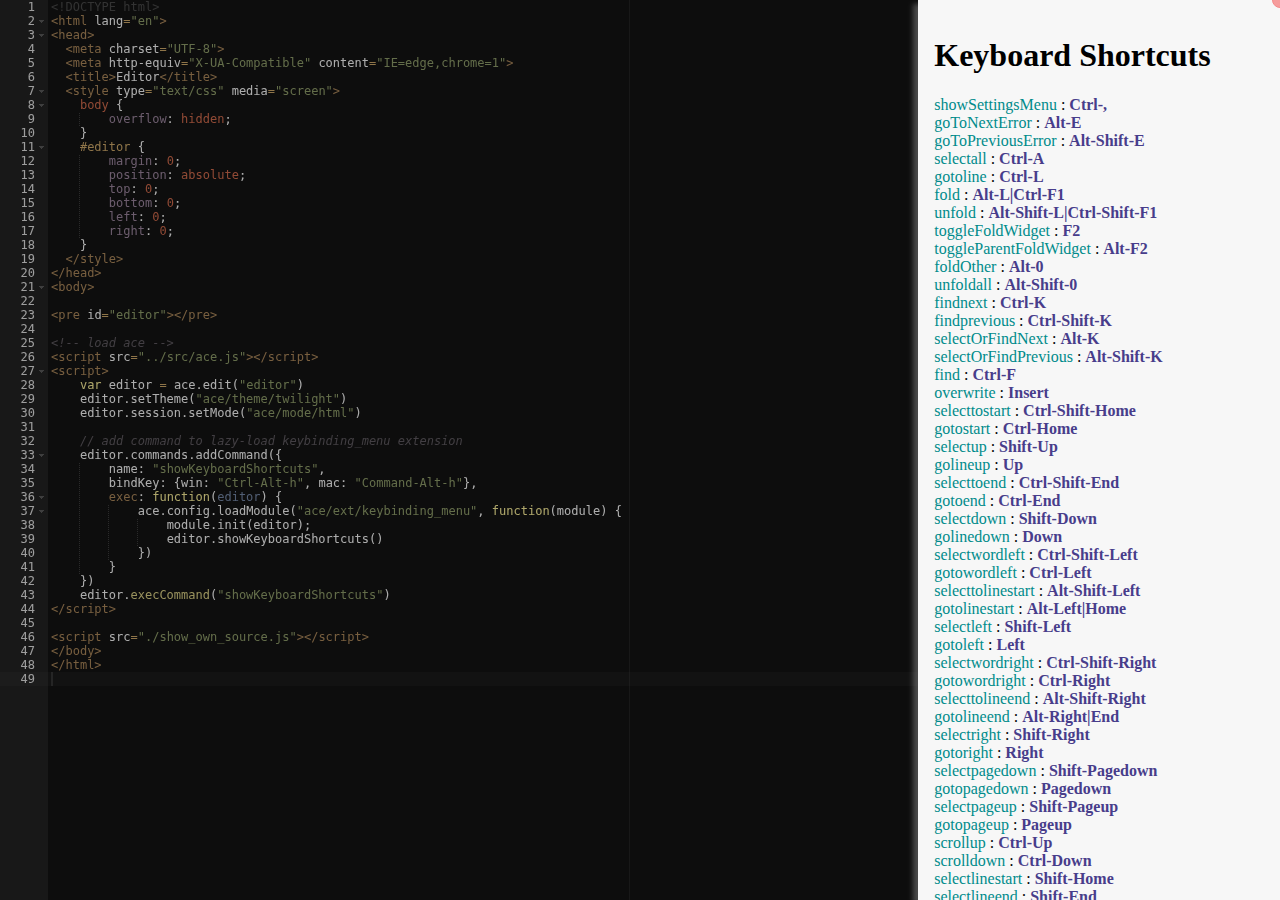
<file: ace-builds/demo/keyboard_shortcuts.html>
<!DOCTYPE html>
<html lang="en">
<head>
  <meta charset="UTF-8">
  <meta http-equiv="X-UA-Compatible" content="IE=edge,chrome=1">
  <title>Editor</title>
  <style type="text/css" media="screen">
    body {
        overflow: hidden;
    }    
    #editor { 
        margin: 0;
        position: absolute;
        top: 0;
        bottom: 0;
        left: 0;
        right: 0;
    }
  </style>
</head>
<body>

<pre id="editor"></pre>
    
<!-- load ace -->
<script src="../src/ace.js"></script>
<script>
    var editor = ace.edit("editor")
    editor.setTheme("ace/theme/twilight")
    editor.session.setMode("ace/mode/html")
    
    // add command to lazy-load keybinding_menu extension
    editor.commands.addCommand({
        name: "showKeyboardShortcuts",
        bindKey: {win: "Ctrl-Alt-h", mac: "Command-Alt-h"},
        exec: function(editor) {
            ace.config.loadModule("ace/ext/keybinding_menu", function(module) {
                module.init(editor);
                editor.showKeyboardShortcuts()
            })
        }
    })
    editor.execCommand("showKeyboardShortcuts")
</script>

<script src="./show_own_source.js"></script>
</body>
</html>
</file>
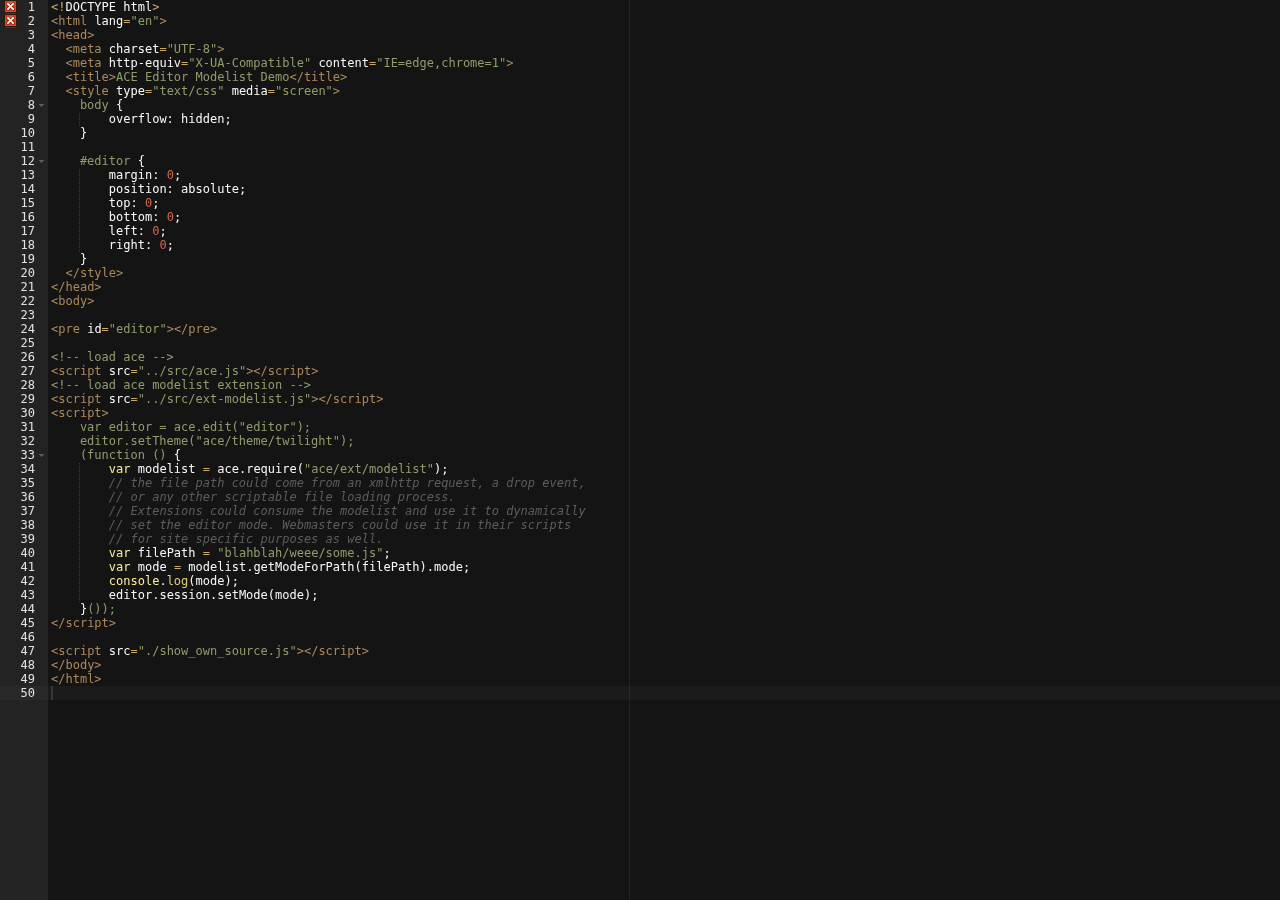
<file: ace-builds/demo/modelist.html>
<!DOCTYPE html>
<html lang="en">
<head>
  <meta charset="UTF-8">
  <meta http-equiv="X-UA-Compatible" content="IE=edge,chrome=1">
  <title>ACE Editor Modelist Demo</title>
  <style type="text/css" media="screen">
    body {
        overflow: hidden;
    }
    
    #editor { 
        margin: 0;
        position: absolute;
        top: 0;
        bottom: 0;
        left: 0;
        right: 0;
    }
  </style>
</head>
<body>

<pre id="editor"></pre>
    
<!-- load ace -->
<script src="../src/ace.js"></script>
<!-- load ace modelist extension -->
<script src="../src/ext-modelist.js"></script>
<script>
    var editor = ace.edit("editor");
    editor.setTheme("ace/theme/twilight");
    (function () {
        var modelist = ace.require("ace/ext/modelist");
        // the file path could come from an xmlhttp request, a drop event,
        // or any other scriptable file loading process.
        // Extensions could consume the modelist and use it to dynamically
        // set the editor mode. Webmasters could use it in their scripts
        // for site specific purposes as well.
        var filePath = "blahblah/weee/some.js";
        var mode = modelist.getModeForPath(filePath).mode;
        console.log(mode);
        editor.session.setMode(mode);
    }());
</script>

<script src="./show_own_source.js"></script>
</body>
</html>
</file>
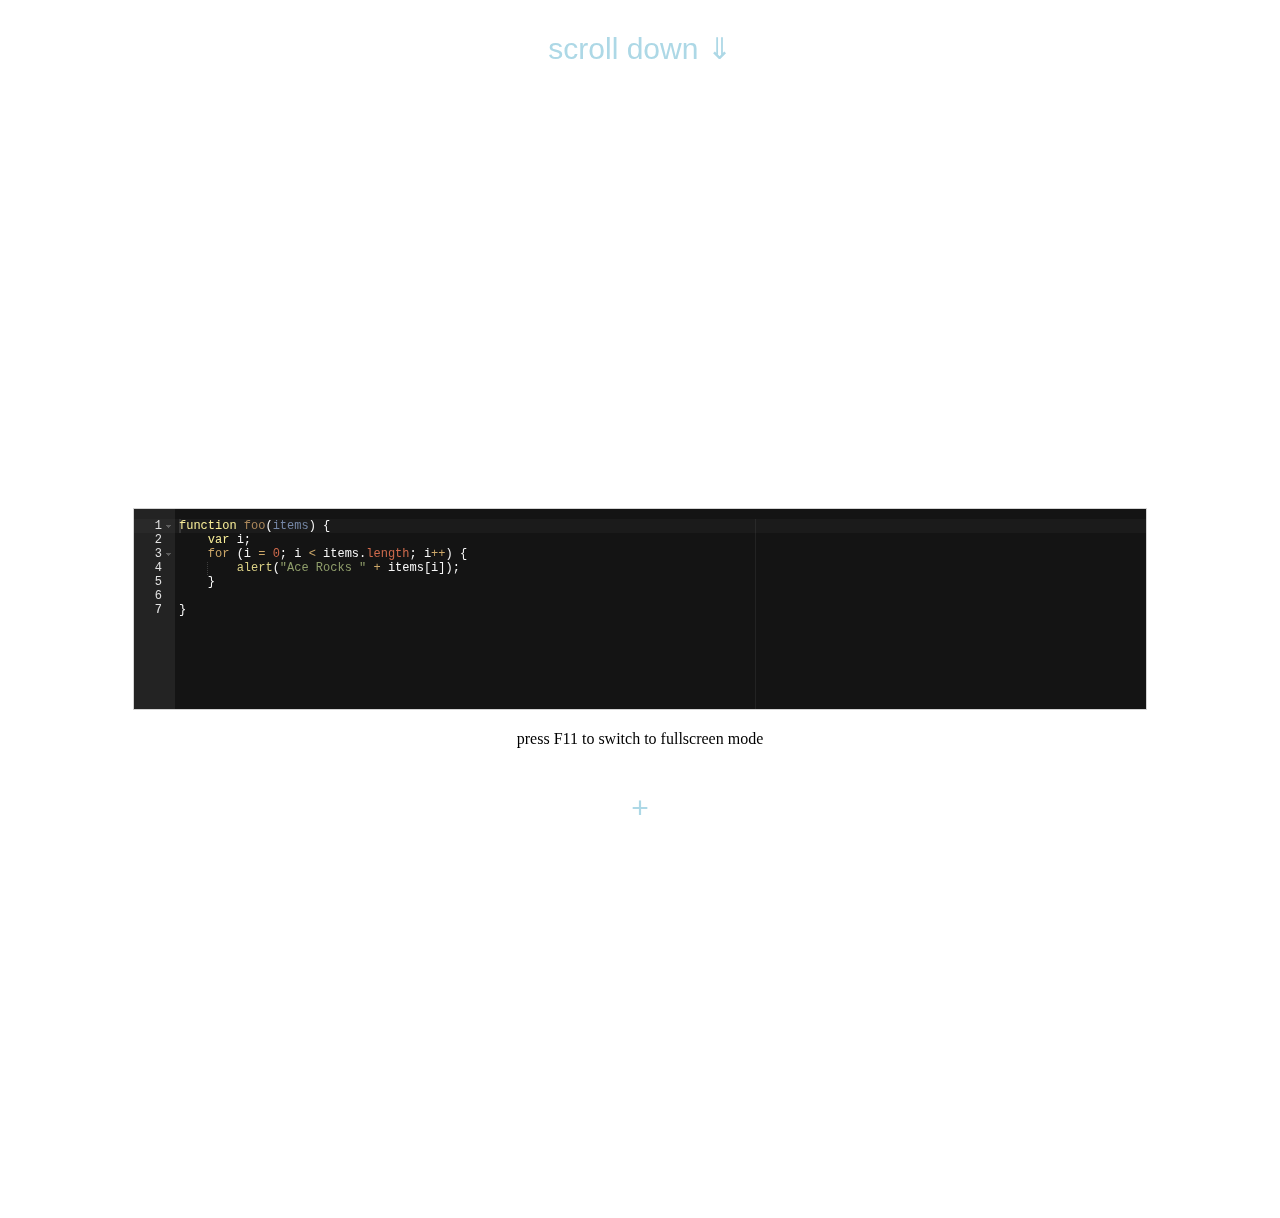
<file: ace-builds/demo/scrollable-page.html>
<!DOCTYPE html>
<html lang="en">
<head>
  <meta charset="UTF-8">
  <meta http-equiv="X-UA-Compatible" content="IE=edge,chrome=1">
  <title>Editor</title>
  <style type="text/css" media="screen">
    .ace_editor {
        position: relative !important;
        border: 1px solid lightgray;
        margin: auto;
        height: 200px;
        width: 80%;
    }

    .ace_editor.fullScreen {
        height: auto;
        width: auto;
        border: 0;
        margin: 0;
        position: fixed !important;
        top: 0;
        bottom: 0;
        left: 0;
        right: 0;
        z-index: 10;
    }

    .fullScreen {
        overflow: hidden
    }

    .scrollmargin {
        height: 500px;
        text-align: center;
    }

    .large-button {
        color: lightblue;
        cursor: pointer;
        font: 30px arial;
        padding: 20px;
        text-align: center;
        border: medium solid transparent;
        display: inline-block;
    }
    .large-button:hover {
        border: medium solid lightgray;
        border-radius: 10px 10px 10px 10px;
        box-shadow: 0 0 12px 0 lightblue;
    }
    body {
        transform: translateZ(0);
    }
  </style>
</head>
<body>
<div class="scrollmargin">
    <span onclick="scroll()" class="large-button">
    scroll down &dArr;
    </span>
</div>
<pre id="editor">function foo(items) {
    var i;
    for (i = 0; i &lt; items.length; i++) {
        alert("Ace Rocks " + items[i]);
    }

}</pre>
<div class="scrollmargin">
    <div style="padding:20px">
        press F11 to switch to fullscreen mode
    </div>
    <span onclick="add()" class="large-button">
        +
    </span>

</div>

<!-- load ace -->
<script src="../src/ace.js"></script>
<!-- load ace themelist extension -->
<script src="../src/ext-themelist.js"></script>
<script>

var $ = document.getElementById.bind(document);
var dom = require("ace/lib/dom");

//add command to all new editor instances
require("ace/commands/default_commands").commands.push({
    name: "Toggle Fullscreen",
    bindKey: "F11",
    exec: function(editor) {
        var fullScreen = dom.toggleCssClass(document.body, "fullScreen")
        dom.setCssClass(editor.container, "fullScreen", fullScreen)
        editor.setAutoScrollEditorIntoView(!fullScreen)
        editor.resize()
    }
})

// create first editor
var editor = ace.edit("editor");
editor.setTheme("ace/theme/twilight");
editor.session.setMode("ace/mode/javascript");
editor.renderer.setScrollMargin(10, 10);
editor.setOptions({
    // "scrollPastEnd": 0.8,
    autoScrollEditorIntoView: true
});

var count = 1;
function add() {
    var oldEl = editor.container
    var pad = document.createElement("div")
    pad.style.padding = "40px"
    oldEl.parentNode.insertBefore(pad, oldEl.nextSibling)

    var el = document.createElement("div")
    oldEl.parentNode.insertBefore(el, pad.nextSibling)

    count++
    var theme = themes[Math.floor(themes.length * Math.random() - 1e-5)]
    editor = ace.edit(el)
    editor.setOptions({
        mode: "ace/mode/javascript",
        theme: theme,
        autoScrollEditorIntoView: true
    })

    editor.setValue([
        "this is editor number: ", count, "\n",
        "using theme \"", theme, "\"\n",
        ":)"
    ].join(""), -1)

    scroll()
}

function scroll(speed) {
    var top = editor.container.getBoundingClientRect().top
    speed = speed || 10
    if (top > 60 && speed < 500) {
        if (speed > top - speed - 50)
            speed = top - speed - 50
        else
            setTimeout(scroll, 10, speed + 10)
        window.scrollBy(0, speed)
    }
}

var themes = require("ace/ext/themelist").themes.map(function(t){return t.theme});

window.add = add;
window.scroll = scroll;
</script>

</body>
</html>
</file>
<file: ikigai.css>
* {
  font-family: Arial;
  margin: 0;
  padding: 0;
}

h1 {
  font-size: 40px;
}

h2 {
  font-size: 25px;
}

a {
  cursor: pointer;
}

.introduction {
  text-align: center;
  height: 100vh;
  background-image: url("./images/bridge.jpg");
  background-repeat: no-repeat;
  background-attachment: fixed;
  background-size: cover;
  z-index: -10;
}

@media screen and (max-width: 900px) {
  .introduction {
    background-image: url("./images/bridgemob.jpg");
    background-size: cover;
  }

  .desktop-view-ikigai-link {
    display: none;
  }

  .mobile-view-ikigai-link {
    color: #f3f3f3;
    text-decoration: none;
    position: absolute;
    left: auto;
    right: 41%;
    text-align: center;
    position: absolute;
    bottom: 40px;
  }

  #page-title {
    font-size: 40px;
  }
}

.introduction .desktop-view-ikigai-link {
  color: #f3f3f3;
  text-decoration: none;
  position: absolute;
  left: auto;
  right: 29%;
  text-align: center;
  position: absolute;
  bottom: 40px;
}

@media screen and (min-width: 900px) {
  .mobile-view-ikigai-link {
    display: none;
  }
}

.uppercase {
  text-transform: uppercase;
}

.page-title {
  color: #f3f3f3;
  margin: 0;
  border: 0;
  padding: 0;
  font-size: 82px;
}

.page-title-description {
  color: #f3f3f3;
  margin: 0;
  border: 0;
  padding: 500;
  font-size: 30px;
  width: 500px;
}

/*-- ABOUT ME --*/

.aboutme-flexbox {
  display: flex;
  background-color: #236a84;
  color: #f3f3f3;
  justify-content: center;
  min-height: 300px;
}

.aboutme-text {
  padding: 10px;
  margin: 75px 0px 75px 0px;
  height: 100%;
  width: 50%;
}

.oliver-img {
  width: 200px;
  height: 200px;
  border-radius: 50% 10%;
  object-fit: cover;
  overflow: hidden;
  margin: 50px 0px 50px 0px;
  padding: 10px;
  float: left;
}

@media screen and (max-width: 900px) {
  .aboutme-flexbox {
    justify-content: center;
    align-items: center;
    flex-direction: column;
  }

  .oliver-img {
    width: 150px;
    height: 150px;
    border-radius: 50% 10%;
    object-fit: cover;
    overflow: hidden;
    margin: 10px;
  }

  .aboutme-text {
    padding: 10px;
    width: 65%;
    margin: 10px;
    text-align: center;
  }

  .aboutme-text h2 {
    margin-top: 10%;
  }
}

/* PORTFOLIO */

#body {
  position: relative;
}

.portfolio-header {
  color: #f3f3f3;
  position: absolute;
  left: 20px;
  top: 20px;
  z-index: 10;
}

.carousel {
  display: flex;
  width: 100%;
  height: 450px;
  position: relative;
  flex-wrap: nowrap;
  overflow: hidden;
}

.carousel-slide {
  display: flex;
  flex-direction: column;
  justify-content: space-between;
  align-items: center;
  height: inherit;
  flex-shrink: 0;
  font-size: 50px;
  overflow: hidden;
}

.carousel-slide.slide-1 {
  background-color: slategray;
  color: beige;
  width: 100%;
}

.carousel-slide.slide-2 {
  background-color: #5dbfc8;
  color: beige;
  width: 100%;
}

.carousel-slide.slide-3 {
  background-color: #b4b4b4;
  color: beige;
  width: 100%;
}

.carousel-slide.slide-4 {
  background-color: #60d3a2;
  color: beige;
  width: 100%;
}

.carousel-slide.slide-order-1 {
  order: 0;
}

.carousel-slide.slide-order-2 {
  order: 1;
}

.carousel-slide.slide-order-3 {
  order: 2;
}

.carousel-slide.slide-order-4 {
  order: 3;
}

.arrow {
  position: absolute;
  display: flex;
  align-items: center;
  font-size: 40px;
  color: #efefef;
  cursor: pointer;
  transition: all 0.5s;
  padding: 200px 20px;
  -webkit-tap-highlight-color: transparent;
}

.arrow:hover {
  transform: scale(1.5);
}

.arrow-left:hover {
  left: 10px;
}

.arrow-left {
  left: 30px;
}

.arrow-right:hover {
  right: 10px;
}

.arrow-right {
  right: 30px;
}

.right-animation {
  position: absolute;
  right: -100%;
  animation: slide-right 1s forwards ease-in-out;
}

@keyframes slide-right {
  100% {
    right: 0;
  }
}

.left-animation {
  position: absolute;
  left: -100%;
  animation: slide-left 1s ease-in-out;
}

@keyframes slide-left {
  100% {
    left: 0;
  }
}

.portfolio-flexbox {
  background: #333333;
  display: flex;
  width: 100%;
  height: 450px;
  position: relative;
  flex-wrap: nowrap;
  overflow: hidden;
}

.portfolio-text {
  text-align: center;
  color: #f3f3f3;
  padding: 10px;
  margin: 75px 0px 75px 0px;
  height: 100%;
  width: 50%;
}

.portfolio-flexbox .button {
  display: flex;
  justify-content: center;
  align-items: center;
  font: bold 16px Arial;
  background-color: #f3f3f3;
  border-radius: 12px;
  color: #333333;
  text-decoration: none;
  padding: 12px;
  margin-bottom: 5%;
}

.slide-1 .portfolio-image {
  max-height: 75%;
  margin-top: 8%;
  max-width: 50%;
}

.slide-2 .portfolio-image {
  max-width: 70%;
  margin-top: 12%;
  max-width: 50%;
}

.slide-3 .portfolio-image {
  max-width: 80%;
  margin-top: 12%;
  max-width: 50%;
  min-width: 75%;
}

.slide-4 .portfolio-image {
  max-height: 45%;
  margin-top: 12%;
  max-width: 50%;
}

@media screen and (max-width: 900px) {
  .portfolio-flexbox .button {
    margin: 5% 0 10vh 0;
    max-width: 60%;
    bottom: 2%;
  }

  .portfolio-image {
    padding-top: 40px;
  }

  .portfolio-flexbox {
    height: 45vh;
  }

  h1.portfolio-header {
    top: 10px;
    left: 10px;
    font-size: 3.75vh;
  }

  h2 {
    font-size: 15px;
  }

  .arrow {
    padding: 100px 20px;
    transition: none;
  }

  .arrow-left {
    left: 0px;
  }

  .arrow-right {
    right: 0px;
  }

  .arrow-left:hover {
    left: 0px;
  }

  .arrow-right:hover {
    right: 0px;
  }

  .portfolio-header {
    justify-content: center;
    align-items: center;
  }

  .arrow:hover {
    transform: none;
  }
}

/* JUST FOR FUN */

.jff {
  background-color: #cecece;
  background-image: url("./images/magic8.jpg");
  background-repeat: no-repeat;
  background-attachment: fixed;
  height: 250vh;
}

.jff-header {
  color: #f3f3f3;
  text-align: center;
  padding: 5% 0px 2% 0px;
  font-size: 4vh;
}
/* MAGIC 8 */

.flex-container {
  display: flex;
}

.magic8-header {
  font-size: 4vh;
  margin: 4%;
}

.magic8-P {
  font-size: 15px;
  margin: 2%;
}

.magic8 {
  border-radius: 12px;
  background-color: #236a84;
  padding: 10px;
  color: #f3f3f3;
  text-align: center;
  margin: 2% 20%;
  justify-content: space-around;
}

.magic8-input {
  font: bold 16px Arial;
  background-color: #f3f3f3;
  color: #333333;
  padding: 20px;
  border-radius: 12px;
  text-decoration: none;
  margin: 10px;
}

.magic8-answer {
  justify-content: space-around;
  text-align: center;
  height: 400px;
  margin: 2% auto;
  width: 400px;
  background: rgb(30, 30, 30);
  border-radius: 100%;
  overflow: hidden;
  box-shadow: inset -10px 10px 50px rgba(255, 255, 255, 0.4),
    inset 5px -5px 50px rgba(0, 0, 0, 1),
    inset 50px -50px 200px rgba(0, 0, 0, 1),
    inset 0px -20px 20px rgba(60, 0, 60, 1);
}

.magic8-answer p {
  margin: 50px auto 0 auto;
  background-color: white;
  padding: 45px 0px 0px 0px;
  border-radius: 100%;
  width: 40%;
  height: 30%;
  color: #333333;
  box-shadow: inset -10px 10px 50px rgba(255, 255, 255, 0.4),
    inset 5px -5px 50px rgb(138, 138, 138),
    inset 50px -50px 200px rgb(109, 109, 109),
    inset 0px -20px 20px rgb(71, 0, 71);
}

.white8 {
  height: 40%;
  width: auto;
}

.shake-button {
  margin: 1%;
}

@media screen and (max-width: 900px) {
  .jff {
    height: 180vh;
    background-size: cover;
  }

  .jff-header {
    padding: 40px 0px 10px 0px;
  }

  .magic8 {
    padding: 0px;
    color: #f3f3f3;
    text-align: center;
    margin: 0 10%;
  }

  .magic8-header {
    padding-top: 4%;
  }

  .magic8-input {
    width: 20vh;
    height: 0vh;
    font-size: 10px;
    padding: 12px;
  }

  .magic8-answer {
    display: block;
    width: 25vh;
    height: 25vh;
    font-size: 7px;
  }

  .magic8-answer p {
    padding: 20px 0px 0px 0px;
    margin: 20px auto 0 auto;
  }

  .white8 {
    height: 40%;
    width: auto;
  }

  .shake-button {
    margin: 3%;
    padding: 2% 4%;
    font-size: 10px;
  }
}

button {
  font: bold 16px Arial;
  background-color: #f3f3f3;
  color: #333333;
  padding: 20px;
  border-radius: 13px;
  text-decoration: none;
}

.missing-question {
  animation: shake 1s;
  animation-iteration-count: inherit;
}

@keyframes shake {
  from,
  to {
    -webkit-transform: translate3d(0, 0, 0);
    transform: translate3d(0, 0, 0);
  }

  10%,
  30%,
  50%,
  70%,
  90% {
    -webkit-transform: translate3d(-10px, 0, 0);
    transform: translate3d(-10px, 0, 0);
  }

  20%,
  40%,
  60%,
  80% {
    -webkit-transform: translate3d(10px, 0, 0);
    transform: translate3d(10px, 0, 0);
  }
}

/* vanillaJS-server */

.vanillaJS-server {
  border-radius: 12px;
  background-color: #38c287;
  padding: 10px;
  color: #ffffff;
  text-align: center;
  margin: 2% 20%;
  justify-content: space-around;
}

#editor {
  height: 74.9vh;
  margin: 10px;
}

.server-header {
  font-size: 4vh;
  margin: 10px;
}

.server-p {
  font-size: 2.5vh;
  margin: 30px 0 40px 0;
}

.ace_gutter {
  width: 15px;
}

@media screen and (max-width: 900px) {
  .vanillaJS-server {
    position: relative;
    margin: 10% 10%;
    overflow: hidden;
  }

  .ace_gutter {
    width: 15px;
    overflow: hidden;
  }

  #editor {
    height: 69vh;
    margin: 10px 0;
    font-size: 15px;
    overflow: hidden;
  }

  .server-header {
    font-size: 20px;
    margin: 10px;
  }

  .server-p {
    margin: 15px;
  }
}
</file>
<file: ace-builds/demo/bookmarklet/style.css>
body {
    margin:0;
    padding:0;
    background-color:#e6f5fc;
    
}

H2, H3, H4 {
    font-family:Trebuchet MS;
    font-weight:bold;
    margin:0;
    padding:0;
}

H2 {
    font-size:28px;
    color:#263842;
    padding-bottom:6px;
}

H3 {
    font-family:Trebuchet MS;
    font-weight:bold;
    font-size:22px;
    color:#253741;
    margin-top:43px;
    margin-bottom:8px;
}

H4 {
    font-family:Trebuchet MS;
    font-weight:bold;
    font-size:21px;
    color:#222222;
    margin-bottom:4px;
}

P {
    padding:13px 0;
    margin:0;
    line-height:22px;
}

UL{
    line-height : 22px;
}

PRE{
    background : #333;
    color : white;
    padding : 10px;
}

#header {
    height : 227px;
    position:relative;
    overflow:hidden;
    background: url(images/background.png) repeat-x 0 0;
    border-bottom:1px solid #c9e8fa;   
}

#header .content .signature {
    font-family:Trebuchet MS;
    font-size:11px;
    color:#ebe4d6;
    position:absolute;
    bottom:5px;
    right:42px;
    letter-spacing : 1px;
}

.content {
    width:970px;
    position:relative;
    margin:0 auto;
}

#header .content {
    height:184px;
    margin-top:22px;
}

#header .content .logo {
    width  : 282px;
    height : 184px;
    background:url(images/logo.png) no-repeat 0 0;
    position:absolute;
    top:0;
    left:0;
}

#header .content .title {
    width  : 605px;
    height : 58px;
    background:url(images/ace.png) no-repeat 0 0;
    position:absolute;
    top:98px;
    left:329px;
}

#wrapper {
    background:url(images/body_background.png) repeat-x 0 0;
    min-height:250px;
}

#wrapper .content {
    font-family:Arial;
    font-size:14px;
    color:#222222;
    width:1000px;
}

#wrapper .content .column1 {
    position:relative;
    float:left;
    width:315px;
    margin-right:31px;
}

#wrapper .content .column2 {
    position:relative;
    float:left;
    width:600px;
    padding-top:47px;
}

.fork_on_github {
    width:310px;
    height:80px;
    background:url(images/fork_on_github.png) no-repeat 0 0;
    position:relative;
    overflow:hidden;
    cursor:pointer;
}

.fork_on_github:hover {
    background-position:0 -80px;
}

.divider {
    height:3px;
    background-color:#bedaea;
    margin-bottom:3px;
}

.menu {
    padding:23px 0 0 24px;
}

UL.content-list {
    padding:15px;
    margin:0;
}

UL.menu-list {
    padding:0;
    margin:0 0 20px 0;
    list-style-type:none;
    line-height : 16px;
}

UL.menu-list LI {
    color:#2557b4;
    font-family:Trebuchet MS;
    font-size:14px;
    padding:7px 0;
    border-bottom:1px dotted #d6e2e7;
}

UL.menu-list LI:last-child {
    border-bottom:0;
}

A {
    color:#2557b4;
    text-decoration:none;
}

A:hover {
    text-decoration:underline;
}

P#first{
    background : rgba(255,255,255,0.5);
    padding : 20px;
    font-size : 16px;
    line-height : 24px;
    margin : 0 0 20px 0;
}

#footer {
    height:40px;
    position:relative;
    overflow:hidden;
    background:url(images/bottombar.png) repeat-x 0 0;
    position:relative;
    margin-top:40px;
}

UL.menu-footer {
    padding:0;
    margin:8px 11px 0 0;
    list-style-type:none;
    float:right;
}

UL.menu-footer LI {
    color:white;
    font-family:Arial;
    font-size:12px;
    display:inline-block;
    margin:0 1px;
}

UL.menu-footer LI A {
    color:#8dd0ff;
    text-decoration:none;
}

UL.menu-footer LI A:hover {
    text-decoration:underline;
}
</file>
<file: ace-builds/demo/kitchen-sink/styles.css>
html {
    height: 100%;
    width: 100%;
    overflow: hidden;
}

body {
    overflow: hidden;
    margin: 0;
    padding: 0;
    height: 100%;
    width: 100%;
    font-family: Arial, Helvetica, sans-serif, Tahoma, Verdana, sans-serif;
    font-size: 12px;
    background: rgb(14, 98, 165);
    color: white;
}

#c9-logo, #ace-logo {
    padding: 0;
    border: none;
}

#editor-container {
    position: absolute;
    top:  0px;
    left: 280px;
    bottom: 0px;
    right: 0px;
    background: white;
}

#controls {
    padding: 5px;
}

#controls td {
    text-align: right;
}

#controls td + td {
    text-align: left;
}
.ace_status-indicator {
    color: gray;
    position: absolute;
    right: 0;
    border-left: 1px solid;
}

/* .ace_text-input {
    z-index: 10!important;
    opacity: 1!important;
    background: rgb(84, 0, 255)!important;
    color: rgb(255, 255, 255)!important;
    width: 10em!important;
}*/
.text-input-debug {
    height: 100px!important;
    position: absolute!important;
    transform: none!important;
    top: 0px!important;
    left: 7px!important;
    width: 260px!important;
    z-index: 1000!important;
    opacity: 1!important;
    font-size: 1em!important;
}
</file>
<file: Portfolio carousel/portfolioCarousel.css>
.carousel {
  display: flex;
  width: 100%;
  height: 450px;
  position: relative;
  flex-wrap: nowrap;
  overflow: hidden;
}

.carousel-slide {
  display: flex;
  flex-direction: column;
  justify-content: space-between;
  align-items: center;
  height: inherit;
  flex-shrink: 0;
  font-size: 50px;
  overflow: hidden;
}

.carousel-slide.slide-1 {
  background-color: slategray;
  color: beige;
  width: 100%;
}

.carousel-slide.slide-2 {
  background-color: #5dbfc8;
  color: beige;
  width: 100%;
}

.carousel-slide.slide-3 {
  background-color: #b4b4b4;
  color: beige;
  width: 100%;
}

.carousel-slide.slide-4 {
  background-color: #60d3a2;
  color: beige;
  width: 100%;
}

.carousel-slide.slide-order-1 {
  order: 0;
}

.carousel-slide.slide-order-2 {
  order: 1;
}

.carousel-slide.slide-order-3 {
  order: 2;
}

.carousel-slide.slide-order-4 {
  order: 3;
}

.arrow {
  position: absolute;
  display: flex;
  align-items: center;
  font-size: 40px;
  color: #efefef;
  cursor: pointer;
  transition: all 0.5s;
  padding: 200px 20px;
}

.arrow:hover {
  transform: scale(1.5);
}

.arrow-left:hover {
  left: 10px;
}

.arrow-left {
  left: 30px;
}

.arrow-right:hover {
  right: 10px;
}

.arrow-right {
  right: 30px;
}

.right-animation {
  position: absolute;
  right: -100%;
  animation: slide-right 1s forwards ease-in-out;
}

@keyframes slide-right {
  100% {
    right: 0;
  }
}

.left-animation {
  position: absolute;
  left: -100%;
  animation: slide-left 1s ease-in-out;
}

@keyframes slide-left {
  100% {
    left: 0;
  }
}

a {
  cursor: pointer;
}

.portfolio-flexbox {
  background: #333333;
  display: flex;
  width: 100%;
  height: 450px;
  position: relative;
  flex-wrap: nowrap;
  overflow: hidden;
}

.portfolio-text {
  text-align: center;
  color: #f3f3f3;
  padding: 10px;
  margin: 75px 0px 75px 0px;
  height: 100%;
  width: 50%;
}

.portfolio-flexbox .button {
  display: flex;
  justify-content: center;
  align-items: center;
  font: bold 16px Arial;
  background-color: #f3f3f3;
  border-radius: 12px;
  color: #333333;
  text-decoration: none;
  padding: 20px;
  margin-bottom: 5%;
}

.slide-1 .portfolio-image {
  height: 75%;
  max-width: 90%;
}

.slide-2 .portfolio-image {
  width: 70%;
  margin-top: 8%;
  max-width: 90%;
}

.slide-3 .portfolio-image {
  width: 80%;
  margin-top: 9%;
  max-width: 90%;
}

.slide-4 .portfolio-image {
  height: 45%;
  margin-top: 7%;
  max-width: 90%;
}
</file>
